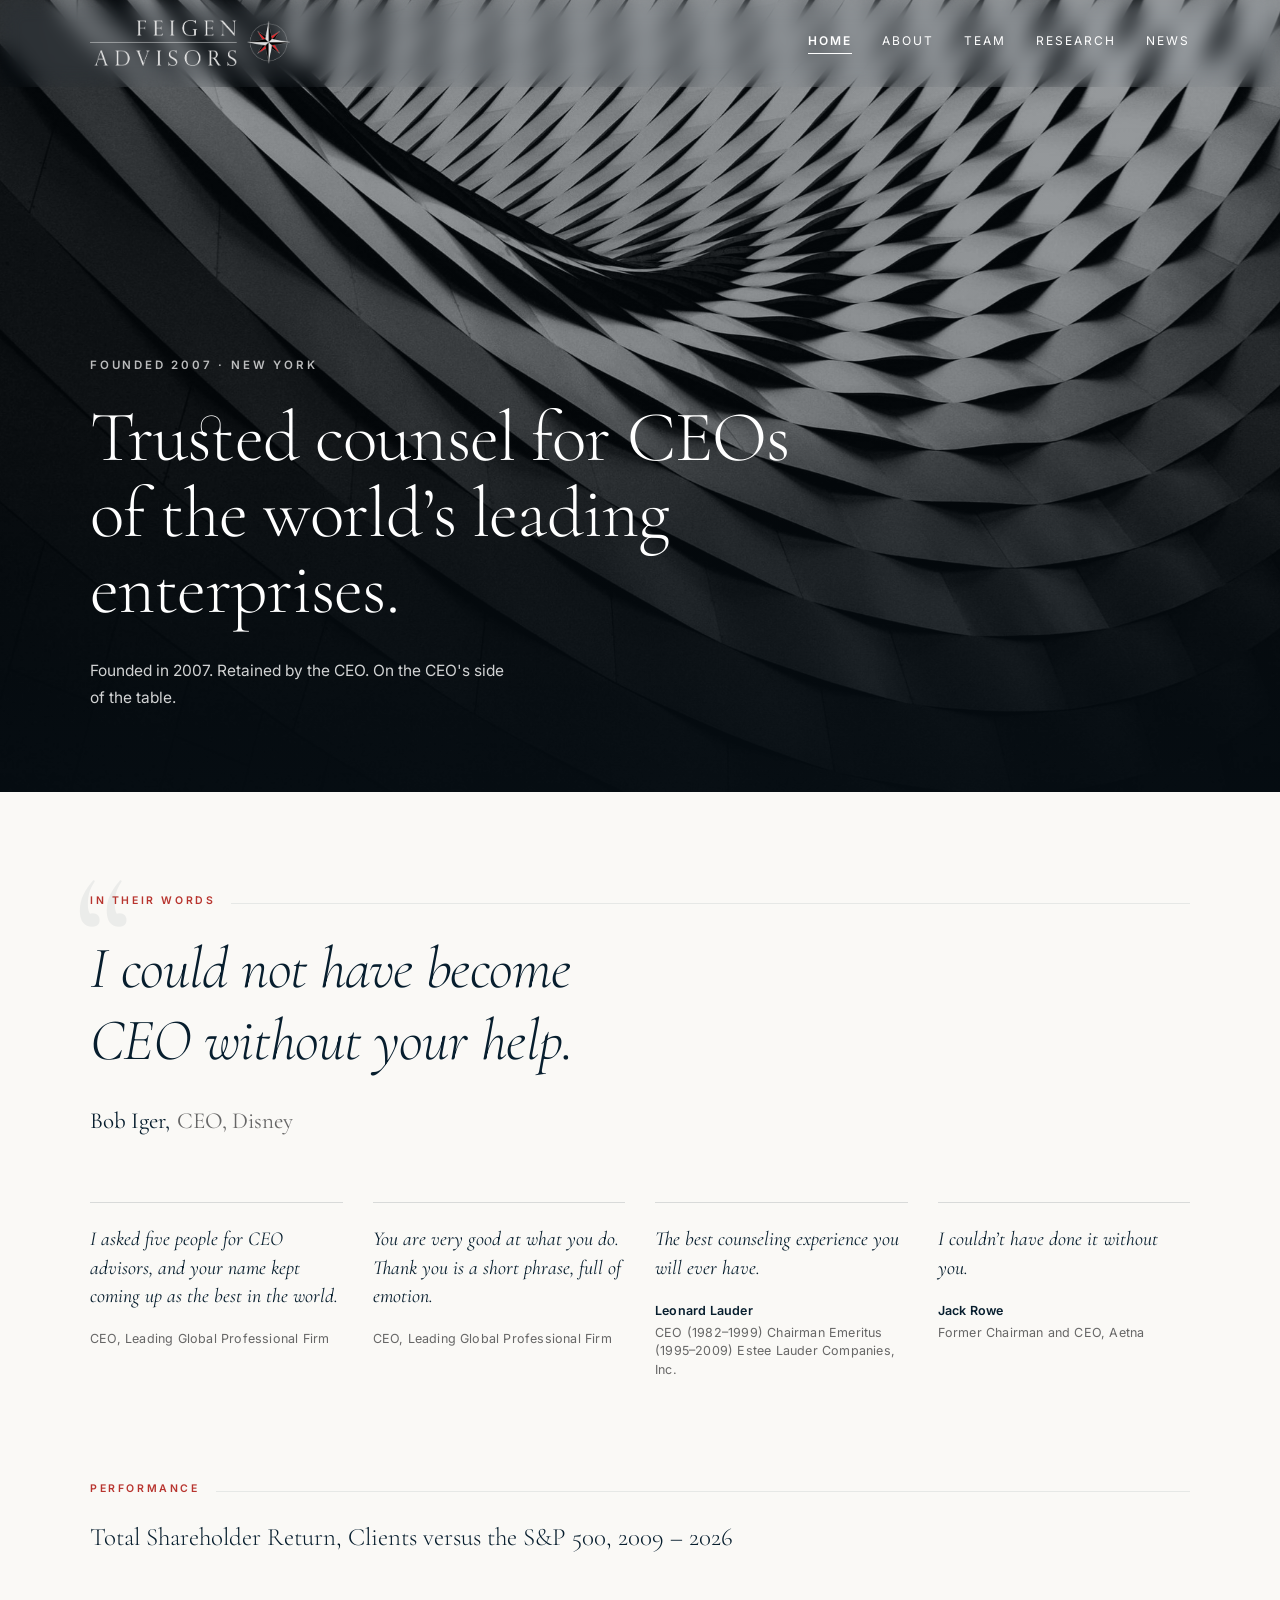
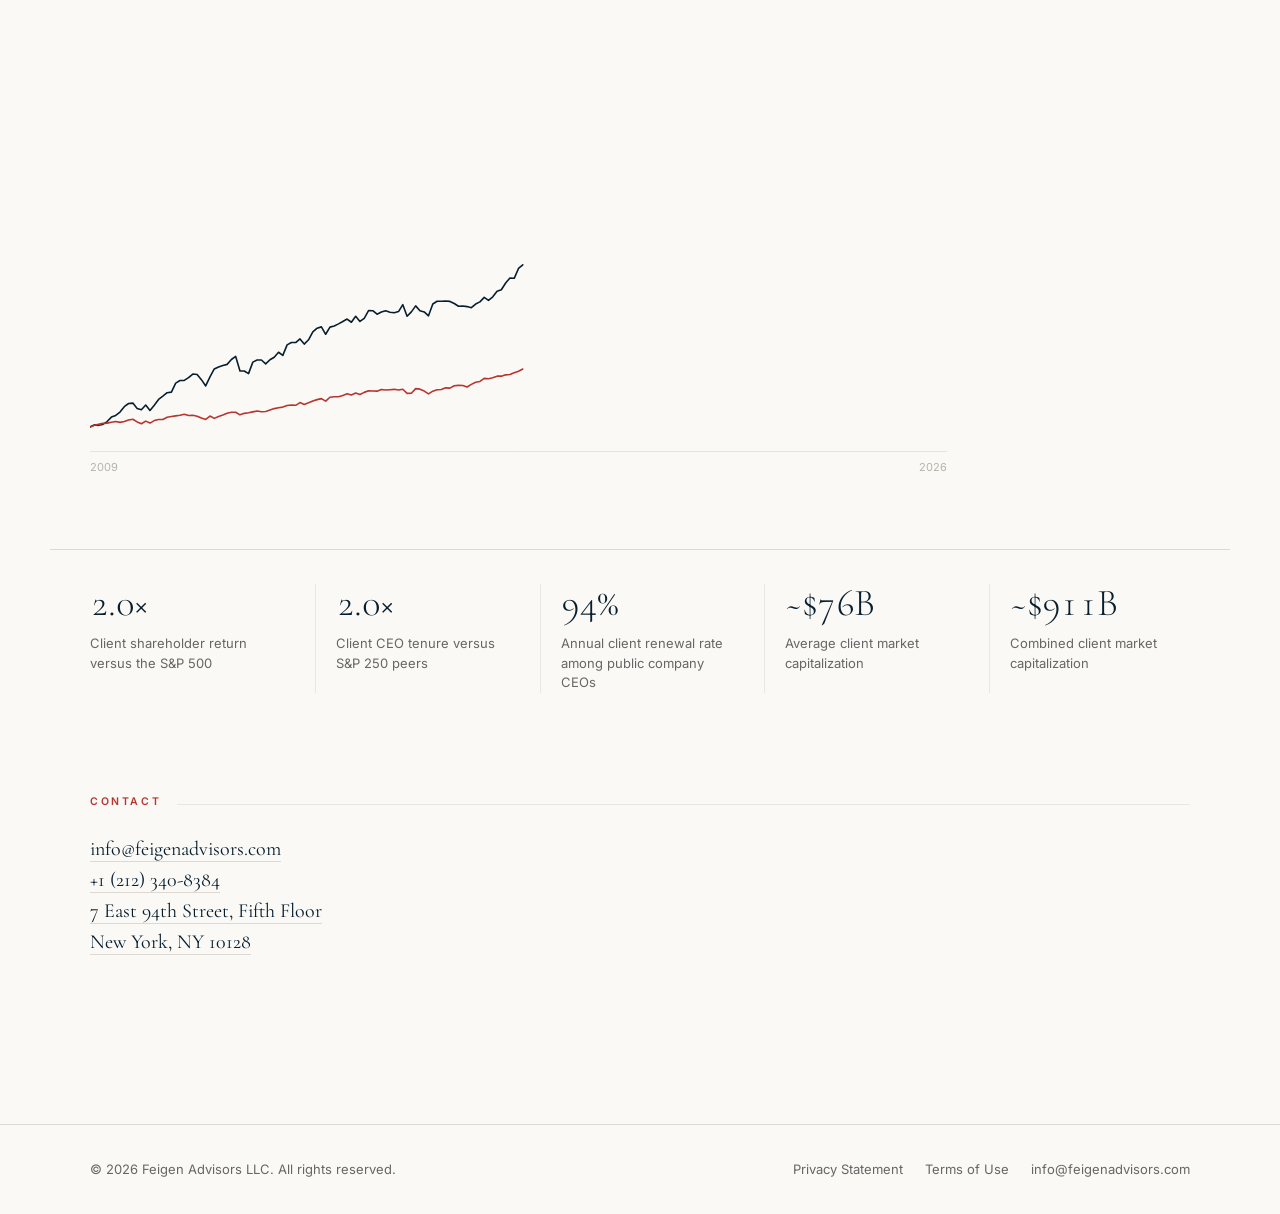
<file: index.html>
<!doctype html>
<html lang="en">
<head>
<meta charset="utf-8">
<meta name="robots" content="noindex, nofollow">
<meta name="viewport" content="width=device-width,initial-scale=1">
<title>Home — Feigen Advisors</title>
<meta name="description" content="Feigen Advisors — the pure-play CEO advisory firm. Retained by the CEO of the world's leading enterprises.">
<link rel="preconnect" href="https://fonts.googleapis.com">
<link rel="preconnect" href="https://fonts.gstatic.com" crossorigin>
<link href="https://fonts.googleapis.com/css2?family=Cormorant+Garamond:ital,wght@0,300;0,400;0,500;1,400&family=Inter:wght@400;500;600&display=swap" rel="stylesheet">
<link rel="stylesheet" href="assets/css/site.css?v=4d853dae">
<link rel="stylesheet" href="assets/css/components.css?v=dbeade32">
</head>
<body>
<header class="site-head">
  <div class="site-head__in">
    <a class="logo" href="index.html" aria-label="Feigen Advisors">
      <img class="logo__light" src="assets/img/logo/lockup-light.png?v=b711af8f" alt="Feigen Advisors">
      <img class="logo__dark" src="assets/img/logo/lockup-dark.png?v=1d22ed79" alt="">
    </a>
    <button class="nav-toggle" aria-label="Menu" aria-expanded="false"><span></span><span></span><span></span></button>
    <nav class="nav"><a href="index.html" aria-current="page">Home</a><a href="about.html">About</a><a href="team.html">Team</a><a href="research.html">Research</a><a href="news.html">News</a></nav>
  </div>
</header>
<main>

<section class="hero-x">
  <div class="hero-x__media"><img src="assets/img/arch/louvres.jpg" alt=""></div>
  <div class="hero-x__in">
    <p class="hero-x__kick">Founded 2007 &middot; New York</p>
    <h1 class="hero-x__title"><span class="hero-x__line"><span>Trusted counsel for CEOs</span></span><span class="hero-x__line"><span>of the world’s leading enterprises.</span></span></h1>
    <p class="hero-x__sub">Founded in 2007. Retained by the CEO. On the CEO's side of the table.</p>
  </div>
</section>

<div class="shead reveal"><b>In their words</b><i></i></div>
<section class="voices">
  <figure class="voices__lead reveal"><blockquote>I could not have become CEO without your help.</blockquote><figcaption><span class="nm">Bob Iger</span><span class="rl">CEO, Disney</span></figcaption></figure>
  <div class="voices__more stagger"><figure class="is-anon"><blockquote>I asked five people for CEO advisors, and your name kept coming up as the best in the world.</blockquote><span class="rl">CEO, Leading Global Professional Firm</span></figure><figure class="is-anon"><blockquote>You are very good at what you do. Thank you is a short phrase, full of emotion.</blockquote><span class="rl">CEO, Leading Global Professional Firm</span></figure><figure><blockquote>The best counseling experience you will ever have.</blockquote><span class="nm">Leonard Lauder</span><span class="rl">CEO (1982–1999) Chairman Emeritus (1995–2009) Estee Lauder Companies, Inc.</span></figure><figure><blockquote>I couldn’t have done it without you.</blockquote><span class="nm">Jack Rowe</span><span class="rl">Former Chairman and CEO, Aetna</span></figure></div>
</section>

<div class="shead reveal"><b>Performance</b><i></i></div>
<h2 class="chart-title reveal">Total Shareholder Return, Clients versus the S&amp;P 500, <span style="white-space:nowrap">2009 &ndash; 2026</span></h2>
<div class="chart-wrap reveal">
  <div class="chart-box"><canvas></canvas><div class="chart-tip"></div></div>
  <div class="chart-legend">
    <span><i style="background:#071e2e"></i>Feigen Advisors Client Index</span>
    <span><i style="background:#B8342E"></i>S&amp;P 500</span>
  </div>
</div>

<div class="stats reveal stagger"><div class="stat"><div class="stat__n">2.1×</div><div class="stat__l">Client shareholder return versus the S&amp;P 500</div></div><div class="stat"><div class="stat__n">2.1×</div><div class="stat__l">Client CEO tenure versus S&amp;P 250 peers</div></div><div class="stat"><div class="stat__n">99%</div><div class="stat__l">Annual client renewal rate among public company CEOs</div></div><div class="stat"><div class="stat__n">~$80B</div><div class="stat__l">Average client market capitalization</div></div><div class="stat"><div class="stat__n">~$960B</div><div class="stat__l">Combined client market capitalization</div></div></div>

<div class="shead reveal"><b>Contact</b><i></i></div>
<div class="wrap contact reveal">
  <p class="contact__line"><a href="mailto:info@feigenadvisors.com">info@feigenadvisors.com</a></p>
  <p class="contact__line"><a href="tel:+12123408384">+1 (212) 340-8384</a></p>
  <p class="contact__line"><a href="https://www.google.com/maps/search/?api=1&amp;query=7%20East%2094th%20Street%2C%20Fifth%20Floor%2C%20New%20York%2C%20NY%2010128" target="_blank" rel="noopener noreferrer">7 East 94th Street, Fifth Floor<br>New York, NY 10128</a></p>
</div>

<script>window.FEIGEN_CHART = {
				data:   [["2009-07-01",10000,10000],["2009-07-31",10878,10709],["2009-08-31",10701,11095],["2009-09-30",11069,11509],["2009-10-29",12281,11621],["2009-11-30",14141,11973],["2009-12-30",14848,12328],["2010-02-01",16246,11933],["2010-03-03",18474,12289],["2010-04-01",19803,12957],["2010-05-03",19969,13236],["2010-06-02",17722,12123],["2010-07-01",17185,11355],["2010-08-02",19160,12459],["2010-08-31",16931,11640],["2010-09-30",19093,12678],["2010-10-29",21491,13161],["2010-11-30",22850,13162],["2010-12-30",24299,14045],["2011-01-31",24552,14375],["2011-03-02",28315,14660],["2011-03-31",29389,14874],["2011-05-02",29462,15287],["2011-06-01",30588,14797],["2011-06-30",32082,14888],["2011-08-01",31917,14525],["2011-08-30",29746,13724],["2011-09-29",27126,13152],["2011-10-28",30929,14586],["2011-11-29",34193,13603],["2011-12-29",35046,14400],["2012-01-31",35674,14982],["2012-03-01",36117,15727],["2012-03-30",38143,16144],["2012-05-01",39418,16133],["2012-05-31",33346,15078],["2012-06-29",33328,15699],["2012-07-31",32256,15917],["2012-08-29",37041,16319],["2012-09-28",37915,16697],["2012-10-31",37946,16388],["2012-11-30",36316,16483],["2013-01-02",38037,17059],["2013-02-01",39103,17671],["2013-03-05",41175,18028],["2013-04-04",39851,18296],["2013-05-03",44238,18955],["2013-06-04",45205,19201],["2013-07-03",45228,19047],["2013-08-02",46741,20181],["2013-09-03",44567,19402],["2013-10-02",46367,20077],["2013-10-31",49682,20842],["2013-12-02",51197,21420],["2014-01-02",51753,21829],["2014-02-03",48663,20774],["2014-03-05",51648,22410],["2014-04-03",52104,22621],["2014-05-05",53010,22596],["2014-06-04",54006,23174],["2014-07-03",55006,23901],["2014-08-04",53680,23367],["2014-09-03",56162,24171],["2014-10-02",54003,23547],["2014-10-31",55323,24441],["2014-12-02",58569,25089],["2015-01-02",58498,25030],["2015-02-03",57028,24955],["2015-03-05",57928,25645],["2015-04-06",58436,25433],["2015-05-05",57876,25566],["2015-06-04",57662,25711],["2015-07-06",58120,25420],["2015-08-04",61014,25746],["2015-09-02",56173,24031],["2015-10-02",58016,24103],["2015-11-02",60513,26017],["2015-12-02",58473,25785],["2016-01-04",57989,24999],["2016-02-03",56358,23787],["2016-03-04",61301,24942],["2016-04-05",62441,25548],["2016-05-04",62448,25653],["2016-06-03",62536,26322],["2016-07-05",62366,26233],["2016-08-03",61505,27213],["2016-09-01",60365,27365],["2016-10-03",60439,27285],["2016-11-01",60205,26689],["2016-12-01",59747,27770],["2017-01-03",61260,28659],["2017-02-02",62163,28990],["2017-03-06",64029,30264],["2017-04-04",62802,30115],["2017-05-04",64267,30527],["2017-06-05",66594,31196],["2017-07-05",67230,31198],["2017-08-03",70021,31747],["2017-09-01",72149,31873],["2017-10-03",71993,32662],["2017-11-01",76095,33274],["2017-12-01",77626,34173],["2018-01-03",75977,35134],["2018-02-02",75082,35813],["2018-03-06",74518,35451],["2018-04-05",75511,34653],["2018-05-04",72883,34701],["2018-06-05",74040,35895],["2018-07-05",74019,35787],["2018-08-03",74849,37185],["2018-09-04",75253,38002],["2018-10-03",74481,38432],["2018-11-01",70444,36040],["2018-12-03",73803,36787],["2019-01-04",68040,33444],["2019-02-05",72646,36206],["2019-03-07",70669,36446],["2019-04-05",73587,38406],["2019-05-07",73951,38333],["2019-06-06",76205,37892],["2019-07-08",78467,39713],["2019-08-06",76679,38500],["2019-09-05",84095,39852],["2019-10-04",83729,39587],["2019-11-04",82132,41322],["2019-12-04",84903,41879],["2020-01-06",85687,43745],["2020-02-05",84884,44984],["2020-03-06",77820,40187],["2020-04-06",65948,36078],["2020-05-06",69900,38622],["2020-06-05",85684,43413],["2020-07-07",81596,42809],["2020-08-05",86195,45337],["2020-09-03",87322,47165],["2020-10-05",88251,46586],["2020-11-03",89385,46088],["2020-12-03",97115,50260],["2021-01-05",98957,51143],["2021-02-04",100470,53184],["2021-03-08",102398,52578],["2021-04-07",112977,56203],["2021-05-06",114941,57928],["2021-06-07",114959,58368],["2021-07-07",115924,60247],["2021-08-05",119149,61279],["2021-09-03",123549,62847],["2021-10-05",122094,60281],["2021-11-03",131094,64693],["2021-12-03",125075,63104],["2022-01-04",133397,66713],["2022-02-03",122683,62369],["2022-03-07",114882,58617],["2022-04-05",121234,63215],["2022-05-05",106855,57976],["2022-06-06",110007,57736],["2022-07-07",106588,54752],["2022-08-05",113174,58208],["2022-09-06",111219,54978],["2022-10-05",109206,53291],["2022-11-03",111284,52449],["2022-12-05",121660,56503],["2023-01-05",122658,53884],["2023-02-06",125800,58226],["2023-03-08",121345,56655],["2023-04-06",121708,58351],["2023-05-08",120373,58865],["2023-06-07",121138,60825],["2023-07-10",126085,62935],["2023-08-08",128908,64264],["2023-09-07",126642,63696],["2023-10-06",121403,61733],["2023-11-06",124301,62600],["2023-12-06",134966,65358],["2024-01-08",141648,68518],["2024-02-07",146922,71908],["2024-03-08",155426,73895],["2024-04-09",156656,75221],["2024-05-08",152730,74944],["2024-06-07",154399,77378],["2024-07-10",149564,81627],["2024-08-08",151520,77115],["2024-09-09",156890,79445],["2024-10-08",163333,83600],["2024-11-06",162299,86240],["2024-12-06",167468,88722],["2025-01-08",159216,86309],["2025-02-10",162531,88547],["2025-03-12",152763,81848],["2025-04-10",152259,77097],["2025-05-12",171457,85598],["2025-06-11",173322,88333],["2025-07-14",180018,92044],["2025-08-12",186570,94712],["2025-09-11",189291,96932],["2025-10-10",182967,96512],["2025-11-10",189393,100697],["2025-12-10",187246,101635],["2026-01-12",191781,103080],["2026-02-11",179526,102620],["2026-02-18",181373,101204]],
				config: {"fadvLabel":"Feigen Advisors Client Index","spLabel":"S&P 500","captionPrefix":"Total Shareholder Return","captionManual":true}			};</script>
</main>
<footer class="site-foot">
  <div class="site-foot__in">
    <span>&copy; 2026 Feigen Advisors LLC. All rights reserved.</span>
    <nav><a href="#">Privacy Statement</a><a href="#">Terms of Use</a><a href="mailto:info@feigenadvisors.com">info@feigenadvisors.com</a></nav>
  </div>
</footer>
<script src="assets/js/site.js?v=30e72dc1"></script>
<script src="assets/js/components.js?v=aa709afd"></script>
</body>
</html>
</file>
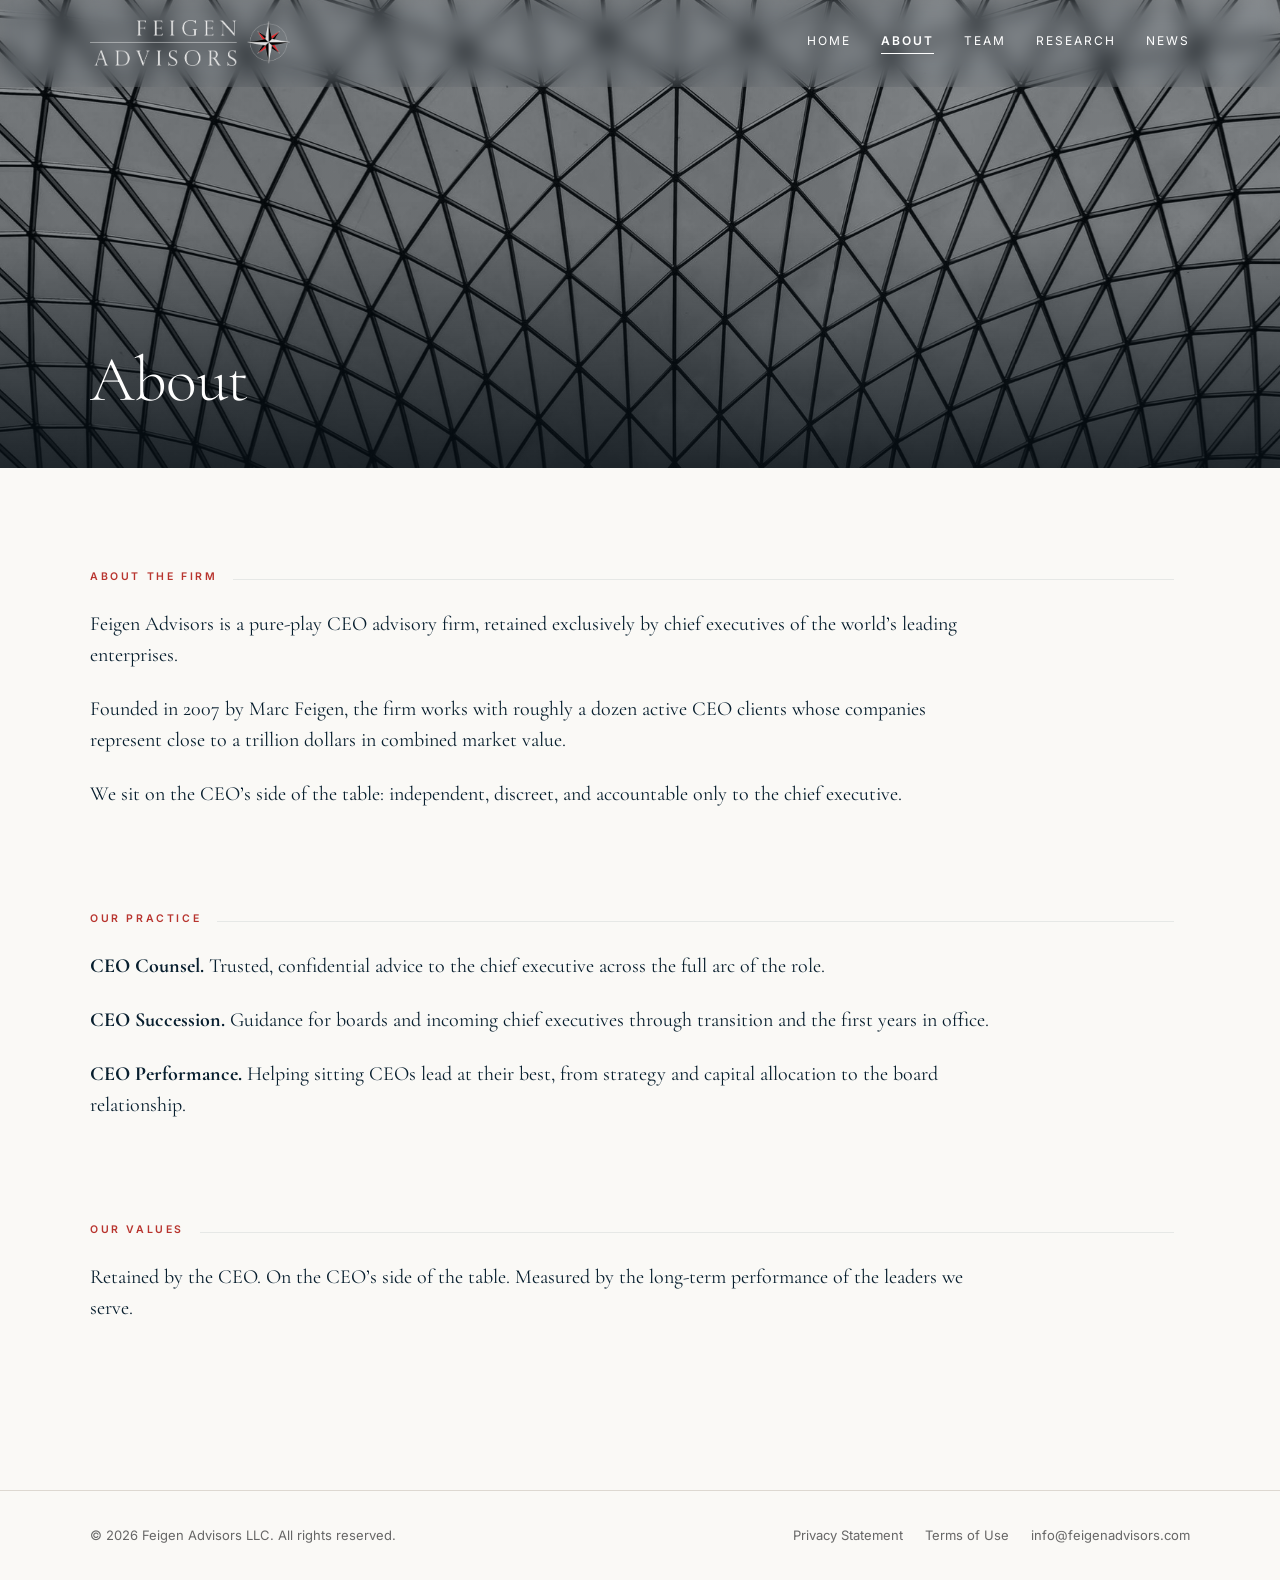
<file: about.html>
<!doctype html>
<html lang="en">
<head>
<meta charset="utf-8">
<meta name="robots" content="noindex, nofollow">
<meta name="viewport" content="width=device-width,initial-scale=1">
<title>About — Feigen Advisors</title>
<meta name="description" content="Feigen Advisors — the pure-play CEO advisory firm. Retained by the CEO of the world's leading enterprises.">
<link rel="preconnect" href="https://fonts.googleapis.com">
<link rel="preconnect" href="https://fonts.gstatic.com" crossorigin>
<link href="https://fonts.googleapis.com/css2?family=Cormorant+Garamond:ital,wght@0,300;0,400;0,500;1,400&family=Inter:wght@400;500;600&display=swap" rel="stylesheet">
<link rel="stylesheet" href="assets/css/site.css?v=4d853dae">
<link rel="stylesheet" href="assets/css/components.css?v=dbeade32">
</head>
<body>
<header class="site-head">
  <div class="site-head__in">
    <a class="logo" href="index.html" aria-label="Feigen Advisors">
      <img class="logo__light" src="assets/img/logo/lockup-light.png?v=b711af8f" alt="Feigen Advisors">
      <img class="logo__dark" src="assets/img/logo/lockup-dark.png?v=1d22ed79" alt="">
    </a>
    <button class="nav-toggle" aria-label="Menu" aria-expanded="false"><span></span><span></span><span></span></button>
    <nav class="nav"><a href="index.html">Home</a><a href="about.html" aria-current="page">About</a><a href="team.html">Team</a><a href="research.html">Research</a><a href="news.html">News</a></nav>
  </div>
</header>
<main>
<section class="phero">
  <div class="phero__media"><img src="assets/img/arch/ph-about.jpg?v=35c79138" alt=""></div>
  <div class="phero__in">
    <h1 class="phero__title"><span>About</span></h1>
    
  </div>
</section>
<div class="shead reveal"><b>About the Firm</b><i></i><span></span></div><div class="wrap reveal"><p class="prose">Feigen Advisors is a pure-play CEO advisory firm, retained exclusively by chief executives of the world’s leading enterprises.</p><p class="prose">Founded in 2007 by Marc Feigen, the firm works with roughly a dozen active CEO clients whose companies represent close to a trillion dollars in combined market value.</p><p class="prose">We sit on the CEO’s side of the table: independent, discreet, and accountable only to the chief executive.</p></div><div class="shead reveal"><b>Our Practice</b><i></i><span></span></div><div class="wrap reveal"><p class="prose"><strong>CEO Counsel.</strong> Trusted, confidential advice to the chief executive across the full arc of the role.</p><p class="prose"><strong>CEO Succession.</strong> Guidance for boards and incoming chief executives through transition and the first years in office.</p><p class="prose"><strong>CEO Performance.</strong> Helping sitting CEOs lead at their best, from strategy and capital allocation to the board relationship.</p></div><div class="shead reveal"><b>Our Values</b><i></i><span></span></div><div class="wrap reveal"><p class="prose">Retained by the CEO. On the CEO’s side of the table. Measured by the long-term performance of the leaders we serve.</p></div></main>
<footer class="site-foot">
  <div class="site-foot__in">
    <span>&copy; 2026 Feigen Advisors LLC. All rights reserved.</span>
    <nav><a href="#">Privacy Statement</a><a href="#">Terms of Use</a><a href="mailto:info@feigenadvisors.com">info@feigenadvisors.com</a></nav>
  </div>
</footer>
<script src="assets/js/site.js?v=30e72dc1"></script>
<script src="assets/js/components.js?v=aa709afd"></script>
</body>
</html>
</file>
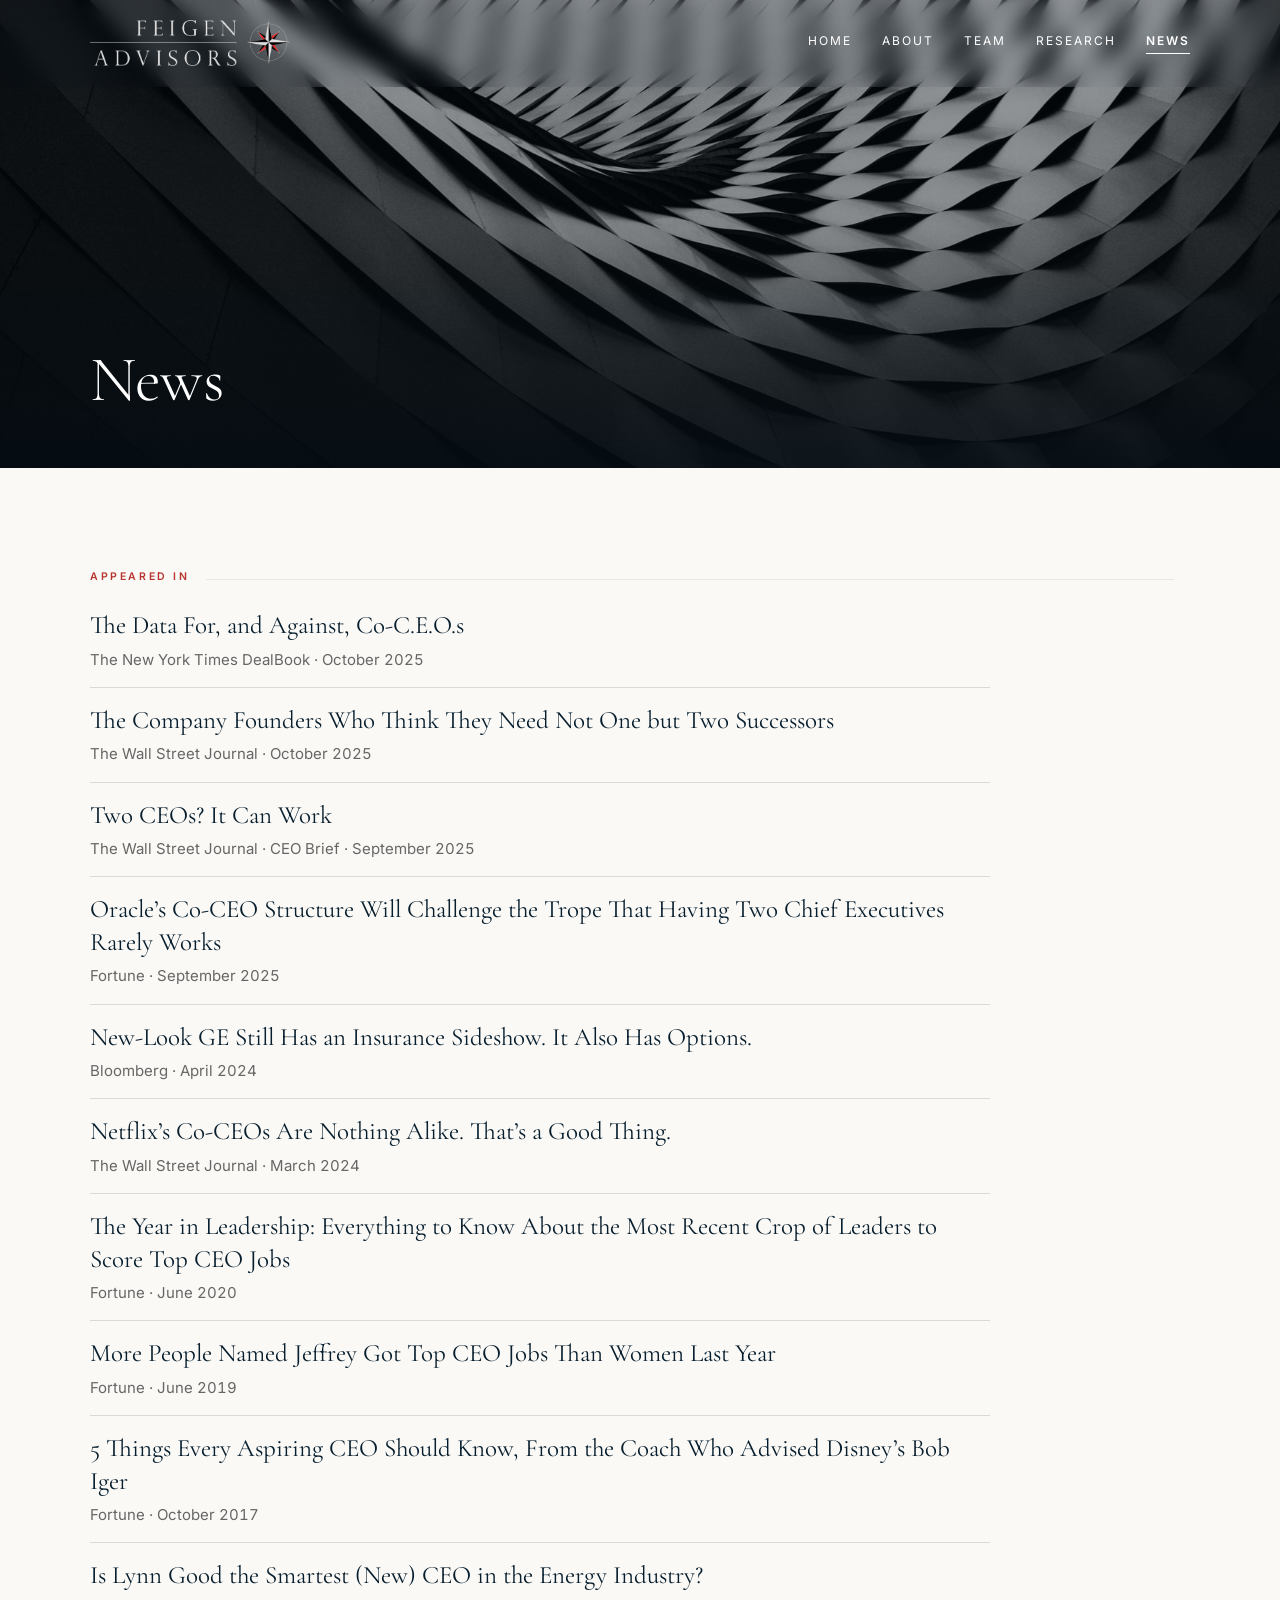
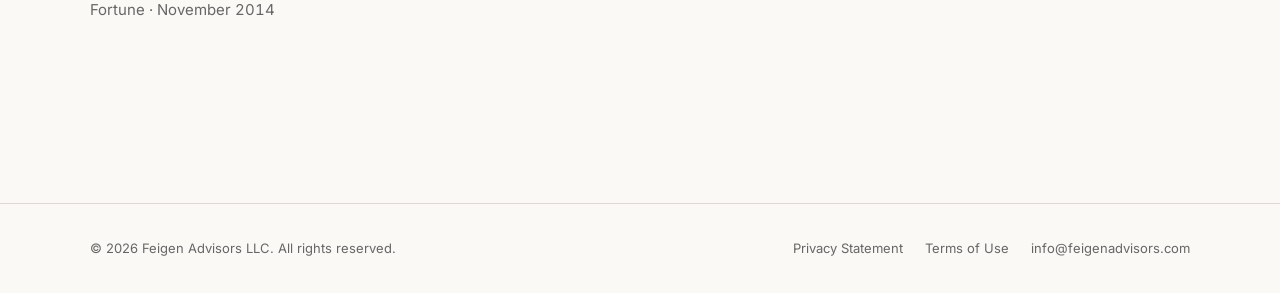
<file: news.html>
<!doctype html>
<html lang="en">
<head>
<meta charset="utf-8">
<meta name="robots" content="noindex, nofollow">
<meta name="viewport" content="width=device-width,initial-scale=1">
<title>News — Feigen Advisors</title>
<meta name="description" content="Feigen Advisors — the pure-play CEO advisory firm. Retained by the CEO of the world's leading enterprises.">
<link rel="preconnect" href="https://fonts.googleapis.com">
<link rel="preconnect" href="https://fonts.gstatic.com" crossorigin>
<link href="https://fonts.googleapis.com/css2?family=Cormorant+Garamond:ital,wght@0,300;0,400;0,500;1,400&family=Inter:wght@400;500;600&display=swap" rel="stylesheet">
<link rel="stylesheet" href="assets/css/site.css?v=4d853dae">
<link rel="stylesheet" href="assets/css/components.css?v=dbeade32">
</head>
<body>
<header class="site-head">
  <div class="site-head__in">
    <a class="logo" href="index.html" aria-label="Feigen Advisors">
      <img class="logo__light" src="assets/img/logo/lockup-light.png?v=b711af8f" alt="Feigen Advisors">
      <img class="logo__dark" src="assets/img/logo/lockup-dark.png?v=1d22ed79" alt="">
    </a>
    <button class="nav-toggle" aria-label="Menu" aria-expanded="false"><span></span><span></span><span></span></button>
    <nav class="nav"><a href="index.html">Home</a><a href="about.html">About</a><a href="team.html">Team</a><a href="research.html">Research</a><a href="news.html" aria-current="page">News</a></nav>
  </div>
</header>
<main>
<section class="phero">
  <div class="phero__media"><img src="assets/img/arch/ph-news.jpg?v=c6861161" alt=""></div>
  <div class="phero__in">
    <h1 class="phero__title"><span>News</span></h1>
    
  </div>
</section>
<div class="shead reveal"><b>Appeared In</b><i></i><span></span></div><div class="wrap reveal"><ul class="items stagger"><li class="item"><a href="#" target="_blank" rel="noopener noreferrer" style="width:100%"><div class="item__title">The Data For, and Against, Co-C.E.O.s</div><div class="item__src">The New York Times DealBook &middot; October 2025</div></a></li><li class="item"><a href="#" target="_blank" rel="noopener noreferrer" style="width:100%"><div class="item__title">The Company Founders Who Think They Need Not One but Two Successors</div><div class="item__src">The Wall Street Journal &middot; October 2025</div></a></li><li class="item"><a href="#" target="_blank" rel="noopener noreferrer" style="width:100%"><div class="item__title">Two CEOs? It Can Work</div><div class="item__src">The Wall Street Journal · CEO Brief &middot; September 2025</div></a></li><li class="item"><a href="https://fortune.com/2025/09/23/oracles-co-ceo-structure-will-challenge-the-trope-that-having-two-chief-executives-rarely-works/" target="_blank" rel="noopener noreferrer" style="width:100%"><div class="item__title">Oracle’s Co-CEO Structure Will Challenge the Trope That Having Two Chief Executives Rarely Works</div><div class="item__src">Fortune &middot; September 2025</div></a></li><li class="item"><a href="https://www.bloomberg.com/news/newsletters/2024-04-05/why-ge-aerospace-insurance-still-remain-together-after-breakup" target="_blank" rel="noopener noreferrer" style="width:100%"><div class="item__title">New-Look GE Still Has an Insurance Sideshow. It Also Has Options.</div><div class="item__src">Bloomberg &middot; April 2024</div></a></li><li class="item"><a href="https://www.wsj.com/business/media/netflixs-co-ceos-are-nothing-alike-thats-a-good-thing" target="_blank" rel="noopener noreferrer" style="width:100%"><div class="item__title">Netflix’s Co-CEOs Are Nothing Alike. That’s a Good Thing.</div><div class="item__src">The Wall Street Journal &middot; March 2024</div></a></li><li class="item"><a href="https://fortune.com/2020/06/04/leadership-lessons-2020-ceos-boards-female-leaders-global-experience/" target="_blank" rel="noopener noreferrer" style="width:100%"><div class="item__title">The Year in Leadership: Everything to Know About the Most Recent Crop of Leaders to Score Top CEO Jobs</div><div class="item__src">Fortune &middot; June 2020</div></a></li><li class="item"><a href="https://fortune.com/2019/06/27/more-people-named-jeffrey-got-top-ceo-jobs-than-women-last-year/" target="_blank" rel="noopener noreferrer" style="width:100%"><div class="item__title">More People Named Jeffrey Got Top CEO Jobs Than Women Last Year</div><div class="item__src">Fortune &middot; June 2019</div></a></li><li class="item"><a href="https://fortune.com/2017/10/25/management-marc-feigen-ceos/" target="_blank" rel="noopener noreferrer" style="width:100%"><div class="item__title">5 Things Every Aspiring CEO Should Know, From the Coach Who Advised Disney’s Bob Iger</div><div class="item__src">Fortune &middot; October 2017</div></a></li><li class="item"><a href="https://fortune.com/2014/11/08/is-lynn-good-the-smartest-new-ceo-in-the-energy-industry/" target="_blank" rel="noopener noreferrer" style="width:100%"><div class="item__title">Is Lynn Good the Smartest (New) CEO in the Energy Industry?</div><div class="item__src">Fortune &middot; November 2014</div></a></li></ul></div></main>
<footer class="site-foot">
  <div class="site-foot__in">
    <span>&copy; 2026 Feigen Advisors LLC. All rights reserved.</span>
    <nav><a href="#">Privacy Statement</a><a href="#">Terms of Use</a><a href="mailto:info@feigenadvisors.com">info@feigenadvisors.com</a></nav>
  </div>
</footer>
<script src="assets/js/site.js?v=30e72dc1"></script>
<script src="assets/js/components.js?v=aa709afd"></script>
</body>
</html>
</file>
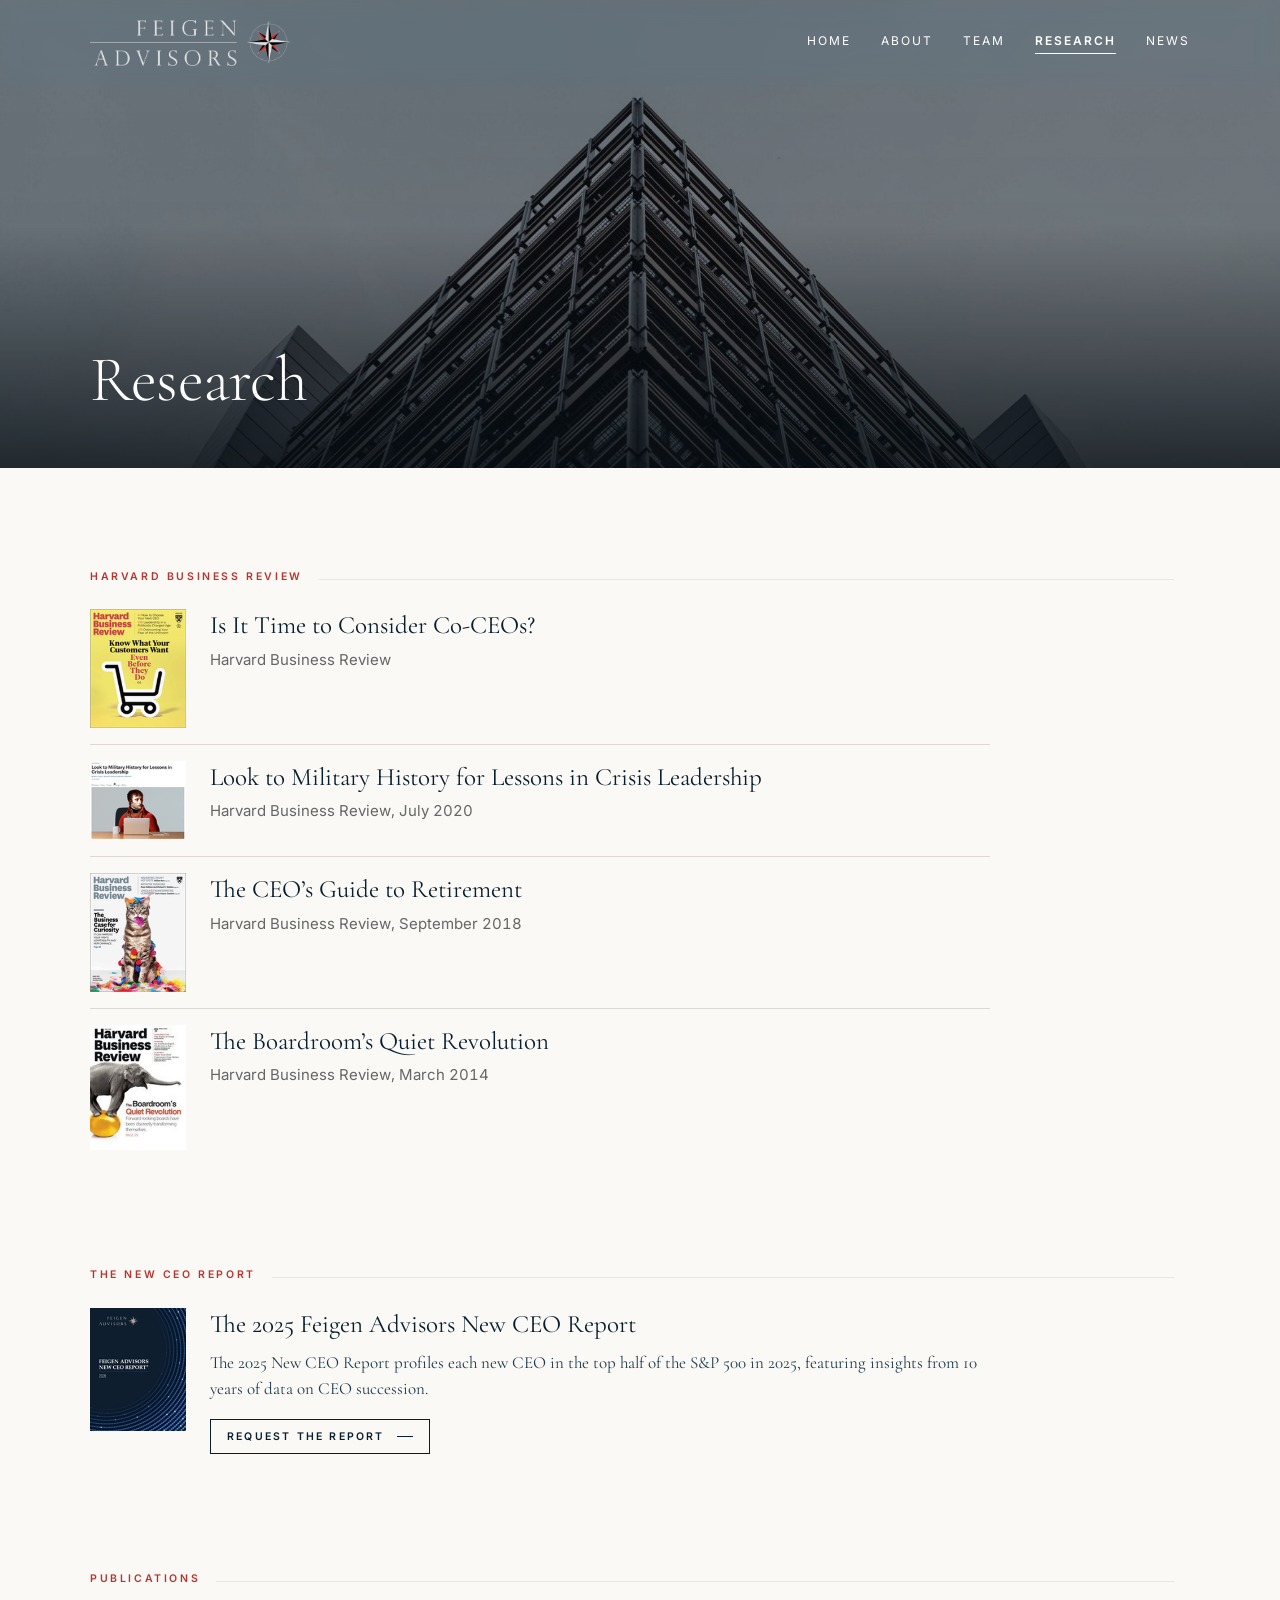
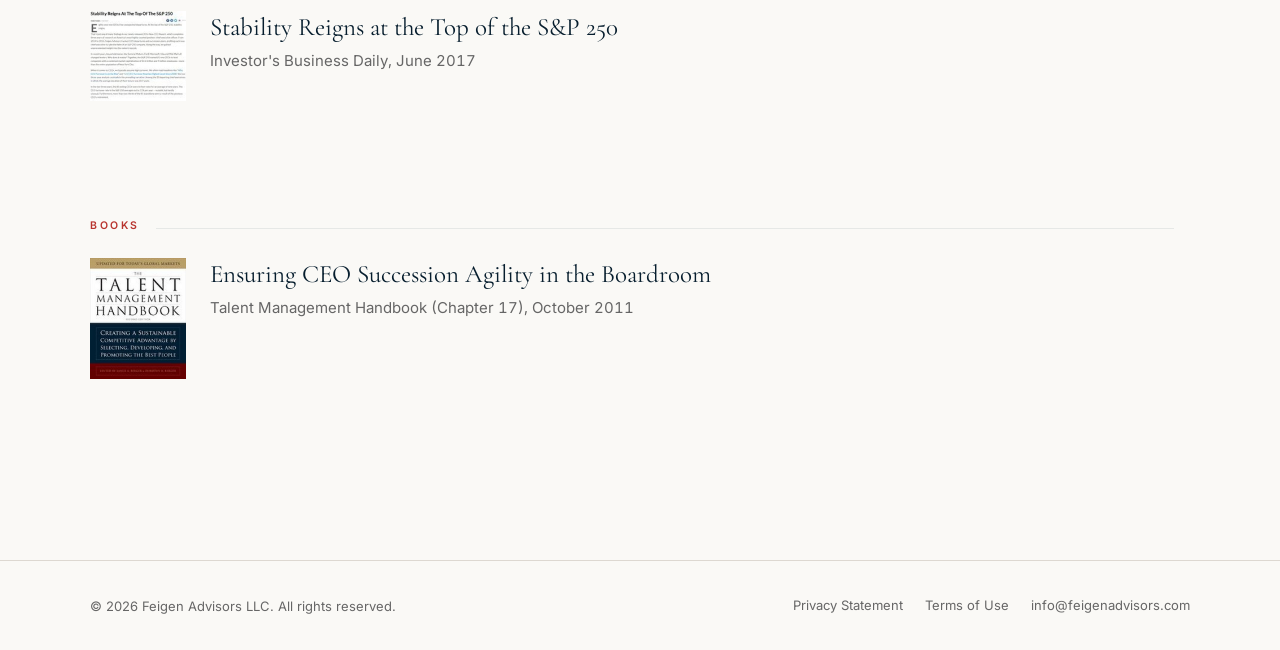
<file: research.html>
<!doctype html>
<html lang="en">
<head>
<meta charset="utf-8">
<meta name="robots" content="noindex, nofollow">
<meta name="viewport" content="width=device-width,initial-scale=1">
<title>Research — Feigen Advisors</title>
<meta name="description" content="Feigen Advisors — the pure-play CEO advisory firm. Retained by the CEO of the world's leading enterprises.">
<link rel="preconnect" href="https://fonts.googleapis.com">
<link rel="preconnect" href="https://fonts.gstatic.com" crossorigin>
<link href="https://fonts.googleapis.com/css2?family=Cormorant+Garamond:ital,wght@0,300;0,400;0,500;1,400&family=Inter:wght@400;500;600&display=swap" rel="stylesheet">
<link rel="stylesheet" href="assets/css/site.css?v=4d853dae">
<link rel="stylesheet" href="assets/css/components.css?v=dbeade32">
</head>
<body>
<header class="site-head">
  <div class="site-head__in">
    <a class="logo" href="index.html" aria-label="Feigen Advisors">
      <img class="logo__light" src="assets/img/logo/lockup-light.png?v=b711af8f" alt="Feigen Advisors">
      <img class="logo__dark" src="assets/img/logo/lockup-dark.png?v=1d22ed79" alt="">
    </a>
    <button class="nav-toggle" aria-label="Menu" aria-expanded="false"><span></span><span></span><span></span></button>
    <nav class="nav"><a href="index.html">Home</a><a href="about.html">About</a><a href="team.html">Team</a><a href="research.html" aria-current="page">Research</a><a href="news.html">News</a></nav>
  </div>
</header>
<main>
<section class="phero">
  <div class="phero__media"><img src="assets/img/arch/ph-research.jpg?v=ef6772a0" alt=""></div>
  <div class="phero__in">
    <h1 class="phero__title"><span>Research</span></h1>
    
  </div>
</section>
<div class="shead reveal"><b>Harvard Business Review</b><i></i><span></span></div><div class="wrap reveal"><ul class="items stagger"><li class="item"><a href="https://hbr.org/2022/07/is-it-time-to-consider-co-ceos" target="_blank" rel="noopener noreferrer" style="display:flex;gap:24px;align-items:flex-start;width:100%"><div class="item__cover"><img src="assets/img/covers/hbr-july-august-2022-cover.jpg" alt=""></div><div><div class="item__title">Is It Time to Consider Co-CEOs?</div><div class="item__src">Harvard Business Review</div></div></a></li><li class="item"><a href="https://hbr.org/2020/07/look-to-military-history-for-lessons-in-crisis-leadership" target="_blank" rel="noopener noreferrer" style="display:flex;gap:24px;align-items:flex-start;width:100%"><div class="item__cover"><img src="assets/img/covers/hbr-cover-july-2020.jpg" alt=""></div><div><div class="item__title">Look to Military History for Lessons in Crisis Leadership</div><div class="item__src">Harvard Business Review, July 2020</div></div></a></li><li class="item"><a href="https://hbr.org/2018/09/the-ceos-guide-to-retirement" target="_blank" rel="noopener noreferrer" style="display:flex;gap:24px;align-items:flex-start;width:100%"><div class="item__cover"><img src="assets/img/covers/hbr-sept-2018-cover.jpg" alt=""></div><div><div class="item__title">The CEO’s Guide to Retirement</div><div class="item__src">Harvard Business Review, September 2018</div></div></a></li><li class="item"><a href="https://hbr.org/2014/03/the-boardrooms-quiet-revolution/ar/1" target="_blank" rel="noopener noreferrer" style="display:flex;gap:24px;align-items:flex-start;width:100%"><div class="item__cover"><img src="assets/img/covers/hbr-cover-march-2014-mf-article-cover.jpg" alt=""></div><div><div class="item__title">The Boardroom’s Quiet Revolution</div><div class="item__src">Harvard Business Review, March 2014</div></div></a></li></ul></div><div class="shead reveal"><b>The New CEO Report</b><i></i><span></span></div><div class="wrap reveal"><ul class="items stagger"><li class="item"><div style="display:flex;gap:24px;align-items:flex-start;width:100%"><div class="item__cover"><img src="assets/img/covers/2025-ncr-cover.jpg" alt=""></div><div><div class="item__title">The 2025 Feigen Advisors New CEO Report</div><div class="item__desc">The 2025 New CEO Report profiles each new CEO in the top half of the S&amp;P 500 in 2025, featuring insights from 10 years of data on CEO succession.</div><button class="btn btn--sm" data-report="The 2025 Feigen Advisors New CEO Report">Request the report <i></i></button></div></div></li></ul></div><div class="shead reveal"><b>Publications</b><i></i><span></span></div><div class="wrap reveal"><ul class="items stagger"><li class="item"><a href="http://www.investors.com/politics/commentary/stability-reigns-at-the-top-of-the-sp-250/" target="_blank" rel="noopener noreferrer" style="display:flex;gap:24px;align-items:flex-start;width:100%"><div class="item__cover"><img src="assets/img/covers/stability-reigns-at-the-top.jpg" alt=""></div><div><div class="item__title">Stability Reigns at the Top of the S&amp;P 250</div><div class="item__src">Investor's Business Daily, June 2017</div></div></a></li></ul></div><div class="shead reveal"><b>Books</b><i></i><span></span></div><div class="wrap reveal"><ul class="items stagger"><li class="item"><a href="http://denniscarey.com/publications/Talent%20Management%20Handbook%202010.pdf" target="_blank" rel="noopener noreferrer" style="display:flex;gap:24px;align-items:flex-start;width:100%"><div class="item__cover"><img src="assets/img/covers/talent-management-handbook-2011.jpg" alt=""></div><div><div class="item__title">Ensuring CEO Succession Agility in the Boardroom</div><div class="item__src">Talent Management Handbook (Chapter 17), October 2011</div></div></a></li></ul></div>
<div class="rq" id="rq" hidden>
  <div class="rq__scrim" data-rq-close></div>
  <div class="rq__panel" role="dialog" aria-modal="true" aria-labelledby="rq-title">
    <button class="rq__x" data-rq-close aria-label="Close">&times;</button>
    <p class="rq__kick">The New CEO Report</p>
    <h2 class="rq__title" id="rq-title">Request the report</h2>
    <p class="rq__sub">Please share your details and we will send the report straight through.</p>
    <form class="rq__form" novalidate>
      <label>Email <span aria-hidden="true">*</span><input type="email" name="email" required autocomplete="email"></label>
      <label>Name<input type="text" name="name" autocomplete="name"></label>
      <label>Company<input type="text" name="company" autocomplete="organization"></label>
      <label class="rq__check"><input type="checkbox" name="consent" value="1">
        <span>I agree to receive future communications from Feigen Advisors.</span></label>
      <p class="rq__err" hidden>Please enter a valid email address.</p>
      <button class="btn" type="submit">Send me the report <i></i></button>
      <p class="rq__fine">Your information is handled per our Privacy Statement.</p>
    </form>
    <div class="rq__done" hidden>
      <h2 class="rq__title">Thank you.</h2>
      <p class="rq__sub">The report is on its way to your inbox.</p>
    </div>
  </div>
</div>
</main>
<footer class="site-foot">
  <div class="site-foot__in">
    <span>&copy; 2026 Feigen Advisors LLC. All rights reserved.</span>
    <nav><a href="#">Privacy Statement</a><a href="#">Terms of Use</a><a href="mailto:info@feigenadvisors.com">info@feigenadvisors.com</a></nav>
  </div>
</footer>
<script src="assets/js/site.js?v=30e72dc1"></script>
<script src="assets/js/components.js?v=aa709afd"></script>
</body>
</html>
</file>
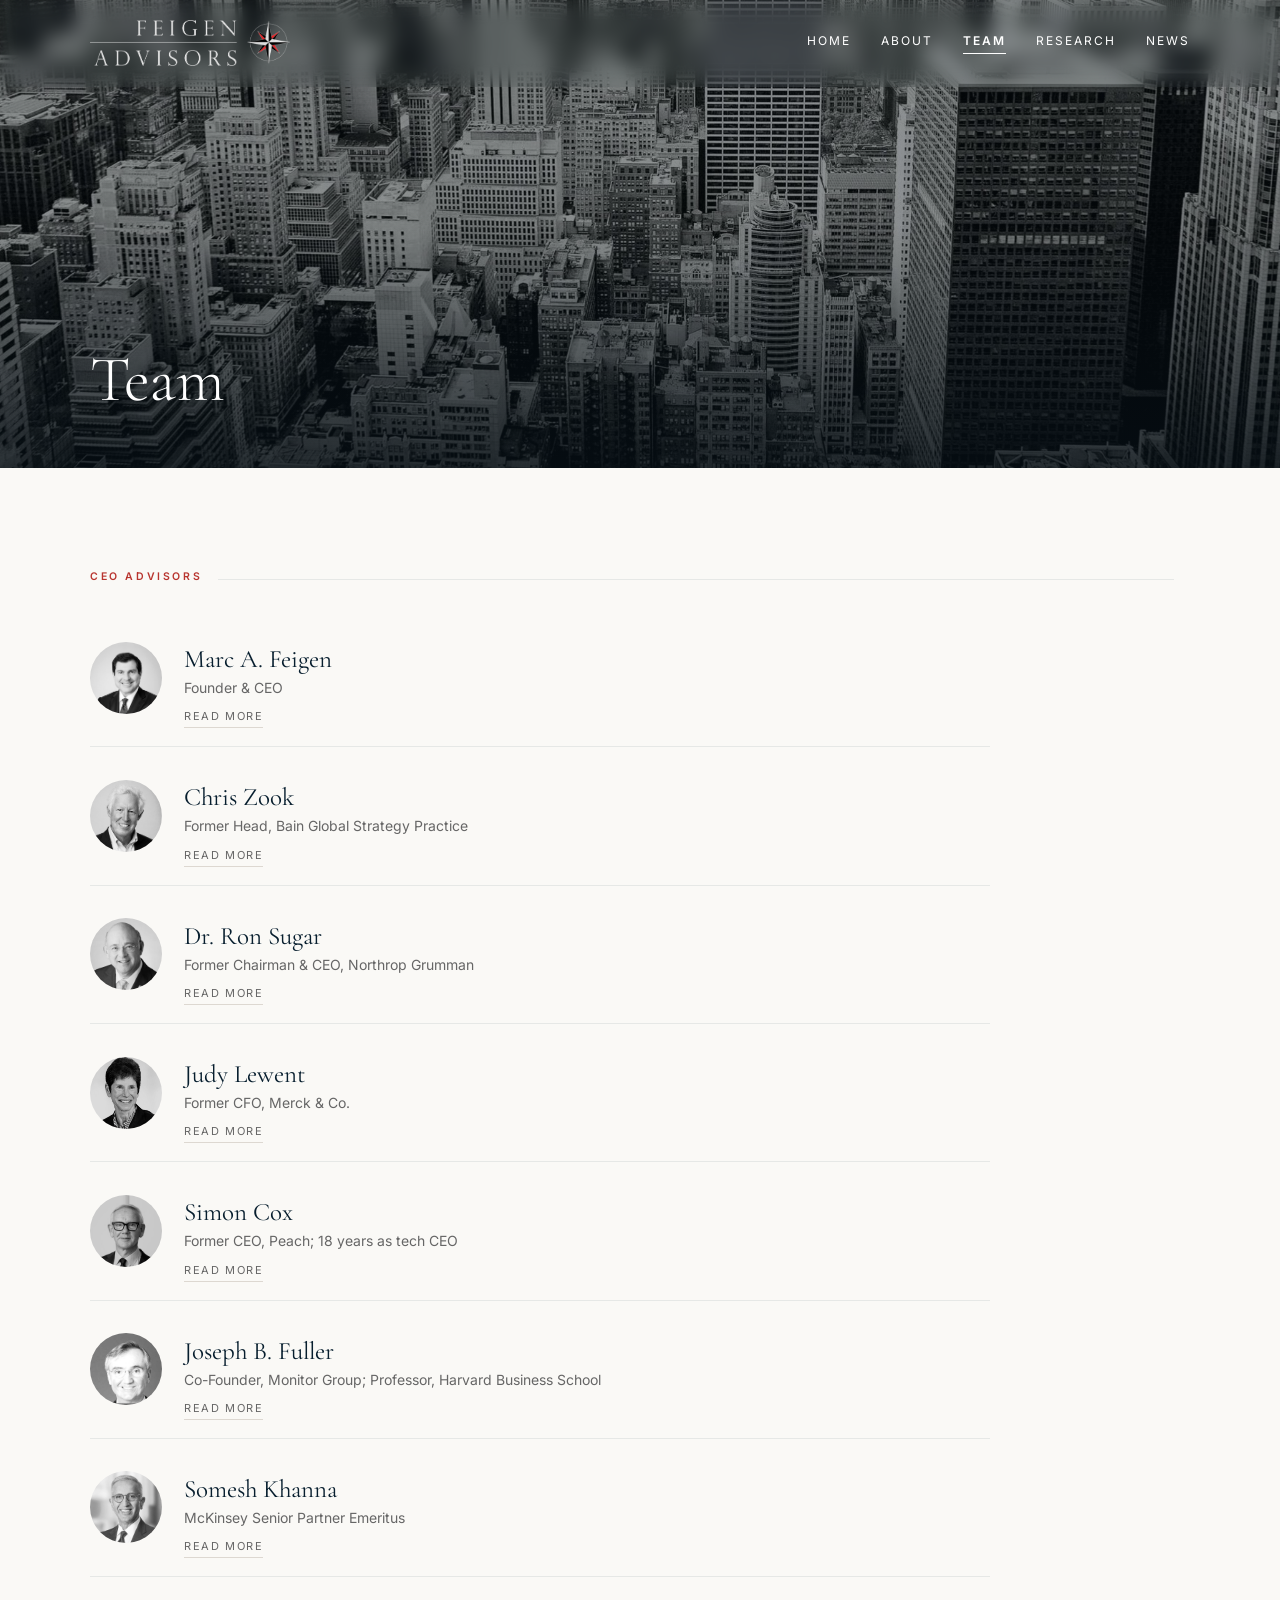
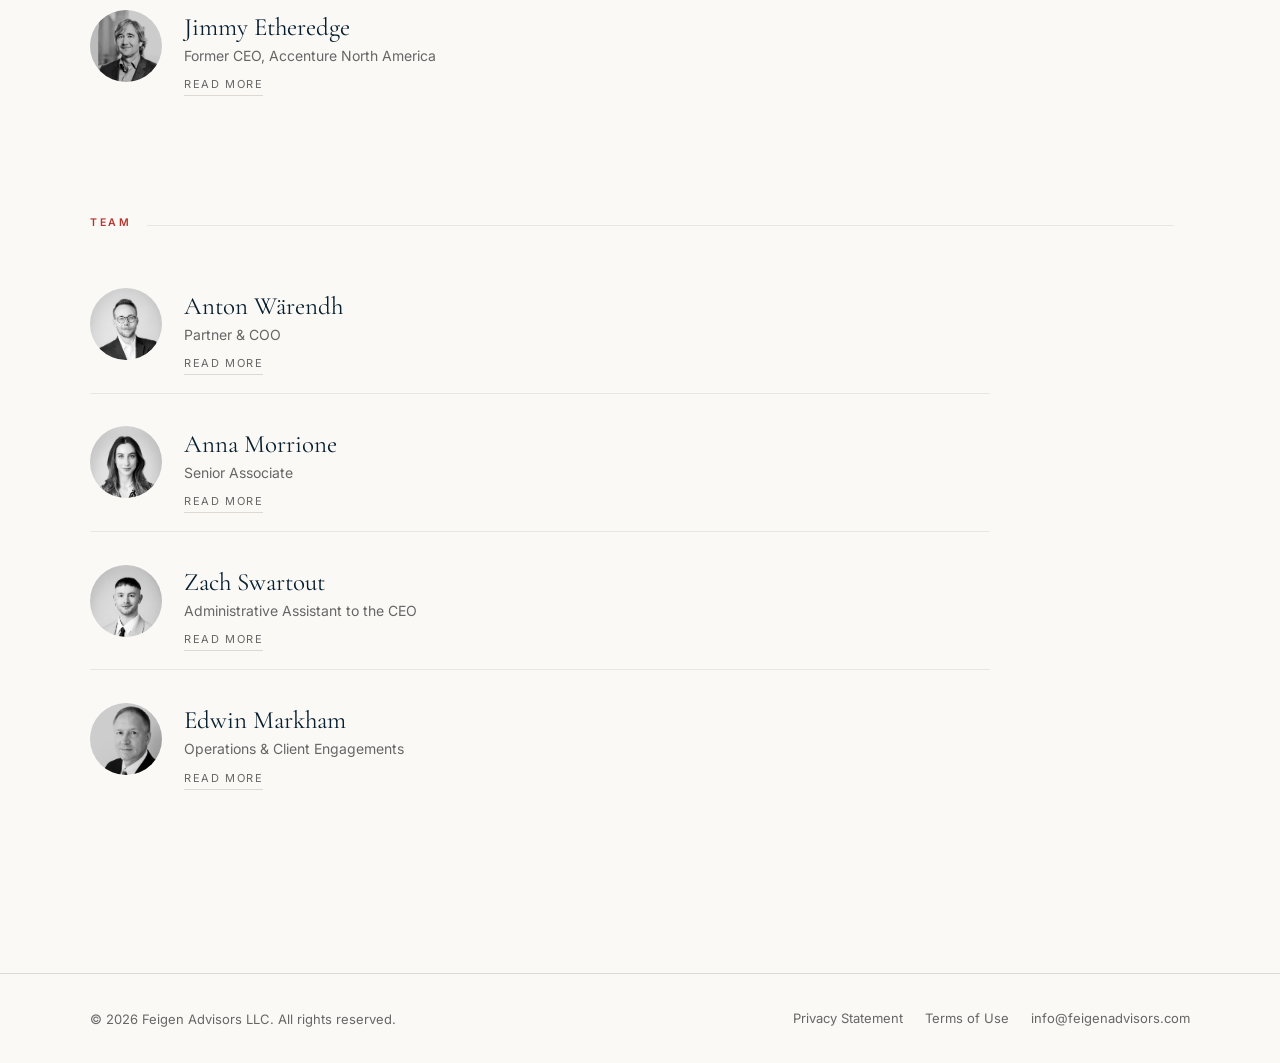
<file: team.html>
<!doctype html>
<html lang="en">
<head>
<meta charset="utf-8">
<meta name="robots" content="noindex, nofollow">
<meta name="viewport" content="width=device-width,initial-scale=1">
<title>Team — Feigen Advisors</title>
<meta name="description" content="Feigen Advisors — the pure-play CEO advisory firm. Retained by the CEO of the world's leading enterprises.">
<link rel="preconnect" href="https://fonts.googleapis.com">
<link rel="preconnect" href="https://fonts.gstatic.com" crossorigin>
<link href="https://fonts.googleapis.com/css2?family=Cormorant+Garamond:ital,wght@0,300;0,400;0,500;1,400&family=Inter:wght@400;500;600&display=swap" rel="stylesheet">
<link rel="stylesheet" href="assets/css/site.css?v=4d853dae">
<link rel="stylesheet" href="assets/css/components.css?v=dbeade32">
</head>
<body>
<header class="site-head">
  <div class="site-head__in">
    <a class="logo" href="index.html" aria-label="Feigen Advisors">
      <img class="logo__light" src="assets/img/logo/lockup-light.png?v=b711af8f" alt="Feigen Advisors">
      <img class="logo__dark" src="assets/img/logo/lockup-dark.png?v=1d22ed79" alt="">
    </a>
    <button class="nav-toggle" aria-label="Menu" aria-expanded="false"><span></span><span></span><span></span></button>
    <nav class="nav"><a href="index.html">Home</a><a href="about.html">About</a><a href="team.html" aria-current="page">Team</a><a href="research.html">Research</a><a href="news.html">News</a></nav>
  </div>
</header>
<main>
<section class="phero">
  <div class="phero__media"><img src="assets/img/arch/ph-team.jpg?v=ecb5dd0c" alt=""></div>
  <div class="phero__in">
    <h1 class="phero__title"><span>Team</span></h1>
    
  </div>
</section>
<div class="shead reveal"><b>CEO Advisors</b><i></i><span></span></div><div class="wrap reveal"><div class="roster"><div class="tm">
  <button class="tm__btn" aria-expanded="false">
    <img class="tm__photo" src="assets/img/portraits-round/marc-feigen.jpg?v=ece64a2f" alt="Marc A. Feigen">
    <span class="tm__text">
      <span class="tm__name">Marc A. Feigen</span>
      <span class="tm__role">Founder &amp; CEO</span>
      <span class="tm__more" data-more="Read more" data-less="Read less">Read more</span>
    </span>
  </button>
  <div class="tm__bio"><div class="tm__links"><a href="https://en.wikipedia.org/wiki/Marc_Feigen" target="_blank" rel="noopener noreferrer">Wikipedia</a></div><p>Called by <i>Fortune Magazine</i> America&#8217;s leading advisor for the new CEO, Marc’s CEO clients are leaders of very large, high performing global companies.</p><p>Marc founded Feigen Advisors in 2007. The firm has served nearly 50 chief executives with a team of 14 professionals. The firm’s CEO clients outperform the S&amp;P and have longer tenures – nearly twice as long – as their cohorts. Expert in the role of the CEO, Feigen Advisors provides decision-support to CEOs in the full range of their work: strategy and value creation, capital management, governance, investor relations, stakeholder loyalty, and leadership.</p><p>Marc is a member of the Council on Foreign Relations, a member of the Board of the Social Science Research Council and a member of the Board of Advisors of the Cambridge Judge Business School in the UK. He is an Honorary Fellow at St John’s College, Cambridge.</p><p>Marc is a Fellow and Visiting Lecturer at the Cambridge Judge Business School, where he teaches an elective course on the “Art and Science of the High Performing CEO.” (The most popular elective at the school.) Marc publishes frequently in <i>The Harvard Business Review</i>. His most recent article on co-CEOs has received wide recognition, including a podcast on <i>Freakonomics</i>. He has also written for <i>HBR</i> on governance, military history, and CEO retirement. Earlier in his career, Marc taught corporate governance at the Wharton Spencer Stuart Director’s Institute. Marc’s insights have been reported in <i>The Wall Street Journal</i>, <i>The New York Times</i>, <i>Nikkei</i>, <i>Fortune</i>, <i>Bloomberg</i>, <i>Freakonomics</i>, <i>Dealbook</i>, and a dozen other business publications.</p><p>Marc and Anton Wärendh, his partner at Feigen Advisors LLC, built Hercules Solutions LLC, an investor relations software platform, which they sold to the New York Stock Exchange in 2021. In 1998, Marc founded KPL, bringing together the anchor client, the strategy, and the team. After a successful growth trajectory, the firm was sold to Booz &amp; Company nine years later. Marc co-founded Cambridge in America, an organization that has raised over $1 billion for Cambridge and has been the organization’s executive Vice Chairman for 25 years.</p><p>Marc has a BA with honors in History from the University of Pennsylvania, an M. Phil. in International Relations from Cambridge University, where he was a Thouron Fellow, and an MBA from The Harvard Business School. Previously, Marc was an Associate at McKinsey &amp; Company, where he and a team of seven co-authored a best-selling business book on creating growth and performance. He lives in New York City with his wife and two daughters, and his best friend, Oatie (a Goldendoodle).</p></div>
</div><div class="tm">
  <button class="tm__btn" aria-expanded="false">
    <img class="tm__photo" src="assets/img/portraits-round/chris-zook.jpg?v=08e07bbf" alt="Chris Zook">
    <span class="tm__text">
      <span class="tm__name">Chris Zook</span>
      <span class="tm__role">Former Head, Bain Global Strategy Practice</span>
      <span class="tm__more" data-more="Read more" data-less="Read less">Read more</span>
    </span>
  </button>
  <div class="tm__bio"><div class="tm__links"><a href="https://en.wikipedia.org/wiki/Chris_Zook" target="_blank" rel="noopener noreferrer">Wikipedia</a></div><p>Chris Zook is an advisor to CEOs and an award-winning author of bestselling books on leadership and growth strategy. Chris was a member of the Bain partner team that transformed Bain from a single-office startup to a 20,000-person consultancy with over 70 offices. He led Bain&#8217;s Strategy Practice for over 20 years, consulting, writing and speaking about how companies find profitable growth at every stage from startup to mature, global enterprise. He served for 10 years on Bain&#8217;s Board of Directors and led the Bain Investment Committee.</p><p>Chris has written several widely acclaimed business books, including: <em>The Founder&#8217;s Mentality</em>, <em>Repeatability: Build Enduring Businesses for a World of Constant Change</em>, <em>Profit from the Core: A Return to Growth in Turbulent Times</em>, <em>Beyond the Core: Expand your Market without Abandoning your Roots</em> and <em>Unstoppable: Finding Hidden Assets to Renew the Core and Fuel Profitable Growth</em>.</p><p><em>Beyond the Core</em> was voted one of the top 100 business books ever written and The Financial Times identified <em>Unstoppable</em> as one of the notable business books of the year.</p><p>Chris has also written extensively in the business press, including the Wall Street Journal, Financial Times, New York Times, Fortune and Forbes, as well as over 30 articles for Harvard Business Review. He has been a frequent guest on NPR, CNBC, and Bloomberg TV, as well as a speaker and facilitator of strategy workshops at business forums around the world including Davos.</p><p>He has appeared on the Times of London&#8217;s list of the 50 Most Influential Global Business writers and was named Consultant of the Year by Consulting Magazine. In 2019, he was inducted into the Thinkers 50 Hall of Fame for the top business thinkers in the world. In October 2022, Harvard Business Press cited two of his books among the top 20 publications in their history.</p><p>Chris received a Bachelor of Arts in mathematics and economics from Williams College, an M.Phil. in economics from Exeter College, Oxford University, and Master&#8217;s and Doctorate degrees from Harvard University.</p></div>
</div><div class="tm">
  <button class="tm__btn" aria-expanded="false">
    <img class="tm__photo" src="assets/img/portraits-round/ronald-sugar.jpg?v=5d5f646c" alt="Dr. Ron Sugar">
    <span class="tm__text">
      <span class="tm__name">Dr. Ron Sugar</span>
      <span class="tm__role">Former Chairman &amp; CEO, Northrop Grumman</span>
      <span class="tm__more" data-more="Read more" data-less="Read less">Read more</span>
    </span>
  </button>
  <div class="tm__bio"><div class="tm__links"><a href="https://en.wikipedia.org/wiki/Ronald_Sugar" target="_blank" rel="noopener noreferrer">Wikipedia</a></div><p>Ronald D. Sugar served as Chairman of the Board and Chief Executive Officer of Northrop Grumman from 2003 until his retirement in 2010. During his tenure, Northrop Grumman grew to become one of the world&#8217;s largest aerospace and defense companies, with 120,000 employees and $35B annual revenue. Prior to joining Northrop Grumman in 2001, Sugar held senior operating, technical, and financial positions at TRW Inc. and Litton Industries.</p><p>He is currently Chairman of the Board of Uber Technologies, a director of Apple Inc., a director of Amgen Inc., and was formerly lead director of Chevron Corporation. He also serves as senior advisor to the private investment firm Ares Management LLC, Bain &amp; Co., and Singapore&#8217;s Temasek Investment Company.</p><p>He is a trustee of the University of Southern California, where he also holds the Judge Widney Chair as Professor of Management and Technology, member of UCLA Anderson School of Management board of advisors, and director of the Los Angeles Philharmonic Association.</p><p>He is past chairman of the Aerospace Industries Association, a member of the National Academy of Engineering, and a fellow of both the American Institute of Aeronautics and Astronautics and the Royal Aeronautical Society. He was appointed earlier by the President of the United States to the National Security Telecommunications Advisory Committee.</p><p>He received BS (summa cum laude), MS, and PhD degrees in engineering from UCLA and was subsequently honored as UCLA Alumnus of the Year.</p></div>
</div><div class="tm">
  <button class="tm__btn" aria-expanded="false">
    <img class="tm__photo" src="assets/img/portraits-round/judy-lewent.jpg?v=2d43bbc1" alt="Judy Lewent">
    <span class="tm__text">
      <span class="tm__name">Judy Lewent</span>
      <span class="tm__role">Former CFO, Merck &amp; Co.</span>
      <span class="tm__more" data-more="Read more" data-less="Read less">Read more</span>
    </span>
  </button>
  <div class="tm__bio"><div class="tm__links"><a href="https://en.wikipedia.org/wiki/Judy_Lewent" target="_blank" rel="noopener noreferrer">Wikipedia</a></div><p>Judy Lewent is a CEO Advisor, Board Director, and former CFO. Judy has over 45 years of broad financial leadership experience in the Healthcare industry. From 1990 until 2007, she served as the Chief Financial Officer of Merck &amp; Co. (NYSE: MRK), one of the world&#8217;s largest pharmaceutical companies. Lewent retired as CFO in 2007 after a 27-year career at the Company.</p><p>Since 1990, Lewent has been an active board member on several public, private and nonprofit boards. Currently, she sits on the board of Motorola Solutions (NYSE: MSI). Previously, Lewent served on the boards of Thermo Fisher Scientific, GlaxoSmithKline, Motorola, Dell and Quaker Oats. Lewent also served as a trustee of the Rockefeller Family Trust of 1979. Through all her board roles, Lewent has established herself as a well-informed, critical thinker who brings her financial, strategic, global business and healthcare expertise to her roles as director and chair of audit committees.</p><p>As Chief Financial Officer of Merck &amp; Co., Lewent was responsible for the Company&#8217;s global finance and accounting functions, including strategic planning, corporate development and licensing. Lewent also served as a member of Merck&#8217;s Executive Committee, a senior management group that evaluates and makes strategic decisions for the Company. She also had responsibility for Merck&#8217;s multiple joint ventures and relationships including Johnson &amp; Johnson Merck Consumer Pharmaceuticals; Merial; Astra Merck; DuPont Merck; and Merck Capital Ventures. For more than two years, Lewent also held the role of President, Human Health Asia, where she was responsible for the direction and management of ten countries in the region, including China.</p><p>Lewent is a life member of the MIT Corporation, which entails a role on the Board of Trustees for the Massachusetts Institute of Technology, and is a member of the American Academy of Arts &amp; Sciences.</p><p>Lewent holds a B.S. in Economics from Goucher College, and an M.S. in Management from the MIT Sloan School of Management.</p></div>
</div><div class="tm">
  <button class="tm__btn" aria-expanded="false">
    <img class="tm__photo" src="assets/img/portraits-round/simon-cox.jpg?v=fa6a98d0" alt="Simon Cox">
    <span class="tm__text">
      <span class="tm__name">Simon Cox</span>
      <span class="tm__role">Former CEO, Peach; 18 years as tech CEO</span>
      <span class="tm__more" data-more="Read more" data-less="Read less">Read more</span>
    </span>
  </button>
  <div class="tm__bio"><p>Simon Cox has over 18 years of experience as a CEO of public and private technology businesses in media, marketing and advertising, each of which he led to a successful exit. He has scaled up two B2B software platforms 10x, from single territory to global enterprises, using organic and inorganic growth across EMEA, APAC and the Americas. He has completed numerous acquisitions and integrations in India, China, APAC, Chile and Brazil as well as across Europe.</p><p>Simon&#8217;s earlier roles include: COO of Euromoney Institutional Investor plc, a FTSE 250 company; Corporate Development for Warner Bros, investing in satellite, VOD and broadcasting businesses across EMEA; and, as CFO, turning around and selling the UK&#8217;s largest independent television and film production company, Zenith.</p><p>Simon previously worked for Boston Consulting Group in London and Australia and has an MBA from Columbia Business School — where he was a Fulbright and Kopf Scholar — along with bachelor&#8217;s and master&#8217;s degrees in engineering from Cambridge University.</p></div>
</div><div class="tm">
  <button class="tm__btn" aria-expanded="false">
    <img class="tm__photo" src="assets/img/portraits-round/joe-fuller.jpg?v=a08656d7" alt="Joseph B. Fuller">
    <span class="tm__text">
      <span class="tm__name">Joseph B. Fuller</span>
      <span class="tm__role">Co-Founder, Monitor Group; Professor, Harvard Business School</span>
      <span class="tm__more" data-more="Read more" data-less="Read less">Read more</span>
    </span>
  </button>
  <div class="tm__bio"><div class="tm__links"><a href="https://en.wikipedia.org/wiki/Joseph_B._Fuller" target="_blank" rel="noopener noreferrer">Wikipedia</a></div><p>Joseph Fuller is a Professor of Management Practice at Harvard Business School and an advisor to CEOs and Boards. He is a leading authority on the future of work and founded and co-leads the Harvard Business School&#8217;s Managing the Future of Work initiative and Harvard Project on Workforce. He advises global business leaders on strategy, the impact of artificial intelligence, and the evolving labor market.</p><p>Joe co-founded Monitor Group, a global strategy consulting firm, where he served as CEO of its consulting operations. During his three decades at Monitor, he advised senior executives and policymakers on corporate strategy, competitiveness, and workforce development. The firm was acquired by Deloitte in 2012 and is that firm&#8217;s strategy arm, named Monitor-Deloitte.</p><p>Joe has spoken at numerous management conferences and has written extensively. His work has appeared in Harvard Business Review, Sloan Management Review, CEO, and The Journal of Applied Corporate Finance magazines, as well as The Wall Street Journal, The Financial Times, The Washington Post, Politico, The Atlantic, The Hill, Axios, The International Herald Tribune, China Daily, India&#8217;s Business Standard, and Brazil&#8217;s EXAME. Joe&#8217;s research probes the major forces shaping the future of work.</p><p>Joe serves on the boards of Hakluyt and Company, Aera Technology and Helios Consulting and is Chairman of the Board of Trustees of Western Governors University. He is a Senior Fellow at the Burning Glass Institute and a Senior Visiting Fellow at the American Enterprise Institute.</p><p>Joe holds an AB magna cum laude from Harvard College and an MBA from Harvard Business School.</p></div>
</div><div class="tm">
  <button class="tm__btn" aria-expanded="false">
    <img class="tm__photo" src="assets/img/portraits-round/somesh-khanna.jpg?v=6a235d2b" alt="Somesh Khanna">
    <span class="tm__text">
      <span class="tm__name">Somesh Khanna</span>
      <span class="tm__role">McKinsey Senior Partner Emeritus</span>
      <span class="tm__more" data-more="Read more" data-less="Read less">Read more</span>
    </span>
  </button>
  <div class="tm__bio"><p>Somesh Khanna is currently the Co-Executive Chairman at Goldman Sachs portfolio company — Apexon, Board Member at Key Bank, Persado Inc., and LPL Financial, Advisor at ASAPP Inc., Aboard Inc. and Banco Credit de Peru (Yape); Senior Partner Emeritus and Senior Advisor at McKinsey &amp; Company; a Limited Partner Advisor at NYCA; and an advisor to CEOs.</p><p>He is a leader with over 35 years of financial services strategy, business building, operating, and client management experience as a management consultant, and prior to that as an entrepreneur and commercial banker. He has a proven track record of recruiting, managing, and leading high-performing, high-impact individuals and teams.</p><p>At McKinsey, Somesh co-led their Global Banking Practice. He previously led Digital Financial Services (across Banking and Insurance) for McKinsey globally. In this capacity, he led the development of McKinsey&#8217;s capabilities in digital strategy, digitally enabled business model transformations, digital marketing and sales, and large-scale digitization and automation programs for financial services clients. Somesh also served Banking and Insurance clients more broadly on topics ranging from strategy and organization to sales and marketing, operations, technology, and risk management.</p><p>Somesh led McKinsey&#8217;s New York office from 2011 to 2012, and prior to that McKinsey&#8217;s Property &amp; Casualty Insurance Practice from 2009 to 2011.</p><p>Prior to McKinsey, he served as CEO of a new business at eCredit aimed at digitizing the trade receivables securitization process in partnership with J.P. Morgan. He also served as a Director on the Board of the Lincoln Center for The Performing Arts, New York, and Paul Newman&#8217;s SeriousFun Children&#8217;s Network.</p><p>Somesh holds a Masters Degree in Management from the Kellogg Graduate School of Management, Northwestern University, Illinois; a Post-Graduate Diploma in Management from The Indian Institute of Management, Calcutta, India; a Bachelor of Technology degree in Chemical Engineering from the Indian Institute of Technology (IIT), New Delhi, India.</p></div>
</div><div class="tm">
  <button class="tm__btn" aria-expanded="false">
    <img class="tm__photo" src="assets/img/portraits-round/jimmy-etheridge.jpg?v=061f347e" alt="Jimmy Etheredge">
    <span class="tm__text">
      <span class="tm__name">Jimmy Etheredge</span>
      <span class="tm__role">Former CEO, Accenture North America</span>
      <span class="tm__more" data-more="Read more" data-less="Read less">Read more</span>
    </span>
  </button>
  <div class="tm__bio"><p>James “Jimmy” Etheredge served as Chief Executive Officer — North America of Accenture plc, a global multinational professional services company, leading the company&#8217;s largest market (U.S. and Canada) from September 2019 to August 2023, and as a special advisor to the CEO and Board until July 2024. His responsibilities as CEO — North America included driving results through an 80,000-member team and executing Accenture&#8217;s strategy and consulting, interactive, technology (including artificial intelligence, cloud, and others) and operations practices.</p><p>From 2016 until September 2019, Etheredge was Senior Managing Director of U.S. Southeast, responsible for leading Accenture&#8217;s business in ten states. In this role, he oversaw the firm&#8217;s business across all consulting specialties and client industry segments within the region and during this time he extended Accenture&#8217;s innovation hub network by creating an innovation incubator at the Georgia Institute of Technology.</p><p>Etheredge joined Accenture in 1985, became a partner in 1997 and an executive partner in 2011. During his career at Accenture, Etheredge advised clients in the utilities industry both in the U.S. and worldwide with a focus on customer service and customer care.</p><p>Etheredge serves as Deputy Chair of the Federal Reserve Bank of Atlanta, where he is a member of the Audit and Risk Committee. He is a member of the Board of Southern Company, one of the largest energy providers in the United States. He is also a member of the Board of Encora Digital LLC, a private global digital engineering company. He is part of the governance body for Grant Thornton Advisors and its tax and advisory affiliates, serving as an attendee of the General Partner of Grant Thornton Advisor&#8217;s parent. He also serves as a trustee of the Georgia Tech Foundation and Woodruff Arts Center and on the boards of the Atlanta Police Foundation, Techbridge, and the Atlanta Area Council of Scouting America.</p></div>
</div></div></div><div class="shead reveal"><b>Team</b><i></i><span></span></div><div class="wrap reveal"><div class="roster"><div class="tm">
  <button class="tm__btn" aria-expanded="false">
    <img class="tm__photo" src="assets/img/portraits-round/anton-warendh.jpg?v=46135906" alt="Anton Wärendh">
    <span class="tm__text">
      <span class="tm__name">Anton Wärendh</span>
      <span class="tm__role">Partner &amp; COO</span>
      <span class="tm__more" data-more="Read more" data-less="Read less">Read more</span>
    </span>
  </button>
  <div class="tm__bio"><p>As Partner at Feigen Advisors, Anton leads the firm&#8217;s delivery of client service. He joined the company in 2013.</p><p>With Marc Feigen, Anton built and led Hercules Solutions, a software platform built to support CEOs in Investor Relations. Hercules was acquired by Intercontinental Exchange, owner of the New York Stock Exchange, in 2021.</p><p>He has twice been published in <em>Harvard Business Review</em>, holds a patent from his work at Hercules Solutions, and his research from the firm&#8217;s annual New CEO Report has been featured in <em>Fortune</em> and <em>The Wall Street Journal</em>.</p><p>Anton is a guest lecturer at the Cambridge Judge Business School, where he joins the class on The Art of the High Performance CEO and teaches a class on Investor Relations.</p><p>Previously, Anton worked at World 50, Inc., a private community for c-suite executives from globally respected organizations. He graduated from the Georgia Institute of Technology with a B.S. Economics &amp; International Affairs.</p></div>
</div><div class="tm">
  <button class="tm__btn" aria-expanded="false">
    <img class="tm__photo" src="assets/img/portraits-round/anna-morrione.jpg?v=d9211ca5" alt="Anna Morrione">
    <span class="tm__text">
      <span class="tm__name">Anna Morrione</span>
      <span class="tm__role">Senior Associate</span>
      <span class="tm__more" data-more="Read more" data-less="Read less">Read more</span>
    </span>
  </button>
  <div class="tm__bio"><p>Anna Morrione is a Senior Associate and joined the firm in 2023.</p><p>Prior to joining Feigen Advisors, Anna worked as an analyst at Goldman Sachs, trading Collateralized Loan Obligations.</p><p>Anna graduated from Columbia University with a B.A. in History and a B.A. in Political Science.</p></div>
</div><div class="tm">
  <button class="tm__btn" aria-expanded="false">
    <img class="tm__photo" src="assets/img/portraits-round/zac-swartout.jpg?v=99d543d2" alt="Zach Swartout">
    <span class="tm__text">
      <span class="tm__name">Zach Swartout</span>
      <span class="tm__role">Administrative Assistant to the CEO</span>
      <span class="tm__more" data-more="Read more" data-less="Read less">Read more</span>
    </span>
  </button>
  <div class="tm__bio"><p>Zachary Swartout (They/He) is the administrative assistant to the CEO and supports the firm&#8217;s administrative needs.</p><p>Before joining Feigen Advisors, Zachary worked in Musical Theatre, performing in China, Indonesia, and the US.</p></div>
</div><div class="tm">
  <button class="tm__btn" aria-expanded="false">
    <img class="tm__photo" src="assets/img/portraits-round/ed-markham.jpg?v=37cfd2d1" alt="Edwin Markham">
    <span class="tm__text">
      <span class="tm__name">Edwin Markham</span>
      <span class="tm__role">Operations &amp; Client Engagements</span>
      <span class="tm__more" data-more="Read more" data-less="Read less">Read more</span>
    </span>
  </button>
  <div class="tm__bio"><p>Ed works closely with the CEO and Founder, Marc Feigen, to drive the firm&#8217;s operations and client engagements.</p><p>Before joining Feigen Advisors, Ed practiced corporate and securities law for thirty years, primarily in New York City.</p><p>Ed graduated from Cornell University with a B.A. in German Area Studies, and received his law degree from New York University School of Law.</p></div>
</div></div></div></main>
<footer class="site-foot">
  <div class="site-foot__in">
    <span>&copy; 2026 Feigen Advisors LLC. All rights reserved.</span>
    <nav><a href="#">Privacy Statement</a><a href="#">Terms of Use</a><a href="mailto:info@feigenadvisors.com">info@feigenadvisors.com</a></nav>
  </div>
</footer>
<script src="assets/js/site.js?v=30e72dc1"></script>
<script src="assets/js/components.js?v=aa709afd"></script>
</body>
</html>
</file>
<file: assets/css/site.css>
/* =============================================================
   FEIGEN ADVISORS — mockup stylesheet
   Design system as shipped in theme 1.19.0 / plugin 2.11.15
   (larger type, tightened section rhythm, capped chart), plus
   the photography direction from ../../index.html.
   ============================================================= */

/* ---- TOKENS -------------------------------------------------
   Spacing derives from the type scale so the two can't drift.  */
:root{
  --fz-display:    44px;
  --fz-page-title: 36px;
  --fz-title:      25px;
  --fz-body:       20px;
  --fz-meta:       15px;
  --fz-eyebrow:    13px;

  --space-section: calc(var(--fz-body) * 3.6);   /* 72px */
  --space-item:    calc(var(--fz-body) * 1.6);   /* 32px */
  --space-label:   calc(var(--fz-body) * 1.2);   /* 24px */
  --space-header:  calc(var(--fz-body) * 3.2);   /* 64px */

  --content: 680px;
  --chart:  1040px;
  --pad-desktop: 40px;
  --pad-tablet:  32px;
  --pad-mobile:  22px;

  --ink:    #071e2e;
  --ink-2:  #1c3b50;
  --grey:   #666;
  --rule:   #ddd8d1;
  --red:    #B8342E;
  --paper:  #FAF9F6;   /* barely warm — lets the platinum images sit in the page */
  --serif:'Cormorant Garamond',Georgia,'Times New Roman',serif;
  --sans:'Inter',-apple-system,BlinkMacSystemFont,'Segoe UI',sans-serif;
}
@media (max-width:767px){
  :root{ --fz-display:32px; --fz-page-title:30px; --fz-title:22px; --fz-body:19px; }
}

*{box-sizing:border-box}
html{-webkit-text-size-adjust:100%}
body{
  margin:0;background:var(--paper);color:var(--ink);
  font-family:var(--serif);font-size:var(--fz-body);line-height:1.55;
  -webkit-font-smoothing:antialiased;
}
img{max-width:100%;display:block}
a{color:inherit}

/* ---- LAYOUT ------------------------------------------------- */
/* Content shares the section heads' container so labels and body text sit on
   the same left edge. The readable measure is set on the text itself rather
   than by centring a narrow column, which is what left the body indented
   ~250px from its own heading. */
.wrap{max-width:1180px;margin:0 auto;padding:0 var(--pad-desktop)}
.wrap .prose,.wrap .page-head p{max-width:68ch}
.wrap .items{max-width:900px}
/* Team is a gallery, not a reading column: the 680px measure squeezes four
   portraits to thumbnails and breaks the names across lines. */
.wrap--wide{max-width:1180px}
@media(max-width:1023px){.wrap{padding:0 var(--pad-tablet)}}
@media(max-width:767px){.wrap{padding:0 var(--pad-mobile)}}
main{display:block;padding-bottom:calc(var(--space-section) * 1.2)}

/* ---- HEADER / NAV ------------------------------------------- */
.site-head{
  position:sticky;top:0;z-index:50;background:rgba(250,249,246,.92);
  backdrop-filter:saturate(150%) blur(10px);border-bottom:1px solid var(--rule);
}
.site-head__in{max-width:1180px;margin:0 auto;padding:20px var(--pad-desktop);
  display:flex;align-items:center;justify-content:space-between;gap:20px}
.logo{font-family:var(--serif);font-size:19px;letter-spacing:4.5px;text-decoration:none;white-space:nowrap}
.nav{display:flex;gap:30px}
.nav a{
  font-family:var(--sans);font-size:12px;letter-spacing:2px;text-transform:uppercase;
  text-decoration:none;color:var(--ink);padding-bottom:3px;border-bottom:1px solid transparent;
  transition:color .2s ease,border-color .2s ease;
}
.nav a:hover{color:var(--red)}
.nav a[aria-current="page"]{color:var(--red);font-weight:600;border-bottom-color:var(--red)}
.nav-toggle{display:none;background:none;border:0;padding:8px;cursor:pointer}
.nav-toggle span{display:block;width:22px;height:1px;background:var(--ink);margin:5px 0}
@media(max-width:767px){
  .site-head__in{padding:14px var(--pad-mobile)}
  .logo{font-size:15px;letter-spacing:3px}
  .nav-toggle{display:block}
  .nav{position:absolute;left:0;right:0;top:100%;background:var(--paper);
    border-bottom:1px solid var(--rule);flex-direction:column;gap:0;padding:8px 0;display:none}
  .nav.is-open{display:flex}
  .nav a{padding:14px var(--pad-mobile);border-bottom:0}
}

/* ---- TYPE --------------------------------------------------- */
h1,h2,h3{margin:0;font-weight:300}
.page-head{padding-top:calc(var(--space-section) * .9)}
.page-head h1{font-family:var(--serif);font-size:var(--fz-page-title);line-height:1.1}
.page-head p{
  font-family:var(--sans);font-size:var(--fz-meta);line-height:1.6;color:var(--grey);
  margin:14px 0 0;max-width:52ch;
}
.group-label{
  font-family:var(--sans);font-size:var(--fz-eyebrow);font-weight:600;letter-spacing:2px;
  text-transform:uppercase;color:var(--red);
  margin-top:calc(var(--space-section) / 2);margin-bottom:var(--space-label);
}
.group-label::before{
  content:"";display:block;border-top:1px solid var(--rule);
  margin-bottom:calc(var(--space-section) / 2);
}
.page-head + .group-label{margin-top:var(--space-header)}
.page-head + .group-label::before{display:none}
.prose{font-size:var(--fz-body);line-height:1.55;margin:0 0 1.15em}
.prose:last-child{margin-bottom:0}
.meta{font-family:var(--sans);font-size:var(--fz-meta);line-height:1.6;color:var(--grey)}

/* ---- HERO (photography direction: room right, type left) ----- */
/* Hero is type only. Nothing is placed beside the proposition, because
   anything placed there competes with it. */
.hero{padding:calc(var(--space-section) * 1.5) 0 0}
.hero__grid{max-width:1180px;margin:0 auto;padding:0 var(--pad-desktop)}
.hero__title{font-family:var(--serif);font-weight:300;
  font-size:clamp(40px,5.6vw,74px);line-height:1.08;letter-spacing:-.012em;max-width:23ch}
.hero__sub{font-family:var(--sans);font-size:16px;color:var(--grey);
  margin:28px 0 0;max-width:44ch;line-height:1.65}
@media(max-width:1023px){.hero__grid{padding:0 var(--pad-tablet)}}
@media(max-width:767px){.hero{padding-top:calc(var(--space-section) * .9)}
  .hero__grid{padding:0 var(--pad-mobile)}}

/* the quote sits alone, with air on both sides */
.quotes-band{max-width:1180px;margin:calc(var(--space-section) * 1.4) auto 0;
  padding:0 var(--pad-desktop)}
@media(max-width:1023px){.quotes-band{padding:0 var(--pad-tablet)}}
@media(max-width:767px){.quotes-band{padding:0 var(--pad-mobile)}}

/* ---- ROTATING QUOTE ----------------------------------------- */
.quotes{max-width:36ch}
.quote{display:none}
.quote.is-on{display:block}
.quote blockquote{margin:0;font-family:var(--serif);font-style:italic;font-weight:300;
  font-size:clamp(24px,3.1vw,38px);line-height:1.38}
.quote cite{display:block;margin-top:16px;font-family:var(--sans);font-style:normal;
  font-size:var(--fz-meta);color:var(--grey)}
.dots{display:flex;gap:10px;margin-top:26px}
.dots button{width:7px;height:7px;padding:0;border:0;border-radius:50%;background:var(--rule);cursor:pointer;
  position:relative}
.dots button::before{content:"";position:absolute;inset:-9px}
.dots button[aria-selected="true"]{background:var(--ink)}

/* ---- RULE --------------------------------------------------- */
.rule{max-width:var(--content);margin:calc(var(--space-section) / 2) auto;
  border:0;border-top:1px solid var(--rule)}

/* ---- CHART -------------------------------------------------- */
.chart-section{margin-top:calc(var(--space-section) * 1.5)}
.chart-title{
  /* Left-aligned, and sharing the chart's container so their left edges agree. */
  max-width:1180px;margin:0 auto var(--space-label);padding:0 var(--pad-desktop);
  font-family:var(--serif);font-size:var(--fz-title);line-height:1.3;text-align:left;
}
/* The title, the chart and the section label all share the page's left edge.
   The chart keeps its 1040px cap — it is left-aligned inside the wider
   container rather than centred, so capping and aligning don't fight. */
.chart-wrap{max-width:1180px;margin:0 auto;padding:0 var(--pad-desktop)}
.chart-box{position:relative;height:500px;max-width:var(--chart)}
.chart-box canvas{width:100%;height:100%;display:block}
.chart-legend{display:none;gap:22px;margin-top:16px;font-family:var(--sans);font-size:13px;color:var(--grey)}
.chart-legend i{display:inline-block;width:14px;height:2px;margin-right:7px;vertical-align:middle}
@media(max-width:1023px){.chart-box{height:320px}.chart-section{margin-top:calc(var(--space-section) * 1.5)}
.chart-title{padding:0 var(--pad-tablet)}.chart-wrap{padding:0 var(--pad-tablet)}}
@media(max-width:767px){
  .chart-box{height:250px}.chart-section{margin-top:calc(var(--space-section) * 1.5)}
.chart-title{padding:0 var(--pad-mobile)}.chart-wrap{padding:0 var(--pad-mobile)}
  .chart-legend{display:flex}
}

/* ---- STATS -------------------------------------------------- */
.stats{max-width:1180px;margin:var(--space-section) auto 0;padding:0 var(--pad-desktop);
  display:grid;grid-template-columns:repeat(5,1fr);gap:34px 24px}
.stat__n{font-family:var(--serif);font-size:38px;line-height:1;font-weight:300}
.stat__l{font-family:var(--sans);font-size:13px;line-height:1.5;color:var(--grey);margin-top:12px}
@media(max-width:1023px){.stats{grid-template-columns:repeat(3,1fr);padding:0 var(--pad-tablet)}}
@media(max-width:640px){.stats{grid-template-columns:repeat(2,1fr);padding:0 var(--pad-mobile)}.stat__n{font-size:30px}}

/* ---- TEAM --------------------------------------------------- */
/* Sources are 400x400. Displayed at ~230px these stay crisp at 2x; pushed
   larger they go soft, and soft is the opposite of premium. */
.team{display:grid;grid-template-columns:repeat(4,minmax(0,1fr));gap:52px 30px;align-items:start}
.tm__btn{display:block;width:100%;padding:0;border:0;background:none;text-align:left;cursor:pointer;font:inherit;color:inherit}
.tm__photo{width:100%;max-width:230px;aspect-ratio:4/5;object-fit:cover;background:#eee}
.tm__name{font-family:var(--serif);font-size:var(--fz-title);line-height:1.2;margin-top:15px}
.tm__role{font-family:var(--sans);font-size:14px;line-height:1.45;color:var(--grey);margin-top:4px}
.tm__more{display:inline-block;margin-top:10px;font-family:var(--sans);font-size:11px;letter-spacing:1.6px;
  text-transform:uppercase;color:var(--grey);border-bottom:1px solid var(--rule);padding-bottom:2px}
.tm.is-open .tm__more{color:var(--ink);border-bottom-color:var(--ink)}
.tm__bio{max-height:0;overflow:hidden;opacity:0;transition:max-height .5s ease,opacity .4s ease}
.tm.is-open .tm__bio{max-height:3000px;opacity:1;margin-top:16px}
.tm__bio p{font-size:17px;line-height:1.55;margin:0 0 .8em}
.tm__links{display:flex;flex-wrap:wrap;gap:14px;margin-bottom:14px}
.tm__links a{font-family:var(--sans);font-size:13px;color:var(--ink-2);text-decoration:none;
  border-bottom:1px solid var(--rule)}
.tm__links a:hover{border-bottom-color:var(--ink)}
@media(max-width:1180px){.team{grid-template-columns:repeat(3,minmax(0,1fr))}}
@media(max-width:860px){.team{grid-template-columns:repeat(2,minmax(0,1fr));gap:30px 16px}}

/* ---- LISTS (research / news) -------------------------------- */
.items{margin:0;padding:0;list-style:none}
.item{display:flex;gap:24px;align-items:flex-start;
  padding-top:calc(var(--space-item) / 2);padding-bottom:calc(var(--space-item) / 2);
  border-bottom:1px solid var(--rule)}
.item:first-child{padding-top:0}
.item:last-child{border-bottom:0}
.item a{text-decoration:none}
.item__cover{flex:0 0 96px}
.item__cover img{width:96px;height:auto}
.item__title{font-family:var(--serif);font-size:var(--fz-title);line-height:1.3}
.item__src{font-family:var(--sans);font-size:var(--fz-meta);color:var(--grey);margin-top:6px}
.item__desc{font-size:17px;line-height:1.55;margin-top:10px;color:var(--ink-2)}
.item__link{display:inline-block;margin-top:14px;font-family:var(--sans);font-size:12px;letter-spacing:1.6px;
  text-transform:uppercase;color:var(--ink);border-bottom:1px solid var(--ink);padding-bottom:3px}
.item a:hover .item__title{color:var(--ink-2)}
@media(max-width:640px){.item{gap:16px}.item__cover{flex:0 0 68px}.item__cover img{width:68px}}

/* ---- CONTACT / FOOTER --------------------------------------- */
.contact{margin-top:var(--space-section)}
.contact h2{font-family:var(--serif);font-size:var(--fz-title);margin-bottom:16px}
.contact a{color:var(--ink)}
.site-foot{border-top:1px solid var(--rule);margin-top:calc(var(--space-section) * 1.1)}
.site-foot__in{max-width:1180px;margin:0 auto;padding:34px var(--pad-desktop);
  display:flex;flex-wrap:wrap;gap:16px 30px;align-items:center;justify-content:space-between;
  font-family:var(--sans);font-size:13px;color:var(--grey)}
.site-foot a{color:var(--grey);text-decoration:none;border-bottom:1px solid transparent}
.site-foot a:hover{color:var(--ink);border-bottom-color:var(--rule)}
.site-foot nav{display:flex;gap:22px}
@media(max-width:767px){.site-foot__in{padding:26px var(--pad-mobile)}}


@media (prefers-reduced-motion:reduce){
  *{animation:none !important;transition:none !important}
}
</file>
<file: assets/css/components.css>
/* =============================================================
   FEIGEN ADVISORS — COMPONENT LAYER
   Loads after site.css. The design system underneath is unchanged
   (same type scale, same spacing derivation, same palette); this
   adds the crafted pieces: a scroll-aware header, a revealed hero,
   a press marquee, an interactive chart, a team feature, a report
   card, and scroll-in transitions.
   ============================================================= */

:root{
  --ease: cubic-bezier(.22,.61,.36,1);
  --ink-08: rgba(7,30,46,.08);
  --ink-14: rgba(7,30,46,.14);
}

/* ---------- scroll reveal (opt-in, never hides content without JS) ---------- */
.js .reveal{opacity:0;transform:translateY(18px);
  transition:opacity .9s var(--ease),transform .9s var(--ease)}
.js .reveal.is-in{opacity:1;transform:none}
.js .reveal--d1{transition-delay:.08s}
.js .reveal--d2{transition-delay:.16s}
.js .reveal--d3{transition-delay:.24s}

/* ---------- header: transparent over the hero, solid after ---------- */
.site-head{transition:background .4s var(--ease),border-color .4s var(--ease)}
.site-head--over{background:transparent;border-bottom-color:transparent}
.site-head--over .logo,.site-head--over .nav a{color:#fff}
.site-head--over .nav a[aria-current="page"]{color:#fff;border-bottom-color:rgba(255,255,255,.7)}
.site-head--over .nav-toggle span{background:#fff}

/* ---------- HERO ---------- */
.hero-x{position:relative;min-height:clamp(560px,88vh,940px);display:flex;align-items:flex-end;
  overflow:hidden;isolation:isolate;margin-top:calc(-1 * var(--head-h,69px))}
.hero-x__media{position:absolute;inset:0;z-index:-2;overflow:hidden}
.hero-x__media img{width:100%;height:100%;object-fit:cover;
  transform:scale(1.06);transition:transform 1.6s var(--ease)}
.js .hero-x.is-in .hero-x__media img{transform:scale(1)}
.hero-x::after{content:"";position:absolute;inset:0;z-index:-1;
  background:linear-gradient(to top,rgba(6,14,20,.86) 0%,rgba(6,14,20,.44) 46%,rgba(6,14,20,.42) 100%)}
.hero-x__in{width:100%;max-width:1180px;margin:0 auto;padding:0 var(--pad-desktop) clamp(56px,9vh,104px);
  color:#fff}
.hero-x__kick{font-family:var(--sans);font-size:11.5px;font-weight:600;letter-spacing:2.8px;
  text-transform:uppercase;color:rgba(255,255,255,.72);margin:0 0 26px}
.hero-x__title{font-family:var(--serif);font-weight:300;
  font-size:clamp(38px,5.6vw,80px);line-height:1.06;letter-spacing:-.012em;margin:0;max-width:26ch}
.hero-x__line{display:block;overflow:hidden;
  /* The mask needs room below the baseline or it clips descenders — at
     line-height 1.06 the line box is exactly the text height. Padding grows
     the clip box; the negative margin keeps the layout rhythm unchanged. */
  padding-bottom:.16em;margin-bottom:-.16em}
.hero-x__line span{display:block;transform:translateY(102%);
  transition:transform 1s var(--ease)}
.js .hero-x.is-in .hero-x__line span{transform:none}
.js .hero-x.is-in .hero-x__line:nth-child(2) span{transition-delay:.1s}
.js .hero-x.is-in .hero-x__line:nth-child(3) span{transition-delay:.2s}
.hero-x__sub{font-family:var(--sans);font-size:15.5px;line-height:1.7;color:rgba(255,255,255,.82);
  margin:30px 0 0;max-width:42ch}
.hero-x__scroll{position:absolute;right:var(--pad-desktop);bottom:clamp(56px,9vh,104px);
  font-family:var(--sans);font-size:10px;letter-spacing:2.6px;text-transform:uppercase;
  color:rgba(255,255,255,.6);writing-mode:vertical-rl}
@media(max-width:1023px){.hero-x__in{padding-left:var(--pad-tablet);padding-right:var(--pad-tablet)}}
@media(max-width:767px){
  .hero-x{min-height:78vh}
  .hero-x__in{padding-left:var(--pad-mobile);padding-right:var(--pad-mobile)}
  .hero-x__scroll{display:none}
}

/* ---------- PRESS MARQUEE ---------- */
.press{border-top:1px solid var(--rule);border-bottom:1px solid var(--rule);
  padding:26px 0;overflow:hidden;background:var(--paper)}
.press__lab{max-width:1180px;margin:0 auto 20px;padding:0 var(--pad-desktop);
  font-family:var(--sans);font-size:10.5px;font-weight:600;letter-spacing:2.6px;
  text-transform:uppercase;color:var(--grey)}
.press__track{display:flex;gap:0;width:max-content;animation:press-slide 46s linear infinite}
.press:hover .press__track{animation-play-state:paused}
.press__track span{font-family:var(--serif);font-size:clamp(20px,2.3vw,30px);font-weight:400;
  color:var(--ink);white-space:nowrap;padding:0 34px;opacity:.62;
  transition:opacity .3s var(--ease)}
.press__track span::after{content:"—";margin-left:34px;color:var(--rule)}
.press__track span:hover{opacity:1}
@keyframes press-slide{from{transform:translateX(0)}to{transform:translateX(-50%)}}
@media(prefers-reduced-motion:reduce){
  .press__track{animation:none;width:100%;flex-wrap:wrap;justify-content:center}
}
@media(max-width:1023px){.press__lab{padding:0 var(--pad-tablet)}}
@media(max-width:767px){.press__lab{padding:0 var(--pad-mobile)}}

/* ---------- SPLIT: statement + image ---------- */
.split{max-width:1180px;margin:calc(var(--space-section) * 1.5) auto 0;
  padding:0 var(--pad-desktop);display:grid;grid-template-columns:minmax(0,1fr) minmax(0,.82fr);
  gap:64px;align-items:center}
.split__copy h2{font-family:var(--serif);font-weight:300;font-size:clamp(28px,3.5vw,46px);
  line-height:1.22;margin:0 0 22px;max-width:16ch}
.split__copy p{font-size:19px;line-height:1.6;color:var(--ink-2);margin:0 0 1em;max-width:44ch}
.split__media{position:relative;overflow:hidden}
.split__media img{width:100%;aspect-ratio:4/5;object-fit:cover;
  transform:scale(1.05);transition:transform 1.4s var(--ease)}
.js .split.is-in .split__media img{transform:scale(1)}
@media(max-width:1023px){.split{padding:0 var(--pad-tablet);gap:40px}}
@media(max-width:860px){.split{grid-template-columns:1fr;gap:32px;padding:0 var(--pad-mobile)}
  .split__media img{aspect-ratio:16/10}}

/* ---------- CHART: crosshair + tooltip ---------- */
.chart-box{cursor:crosshair}
.chart-tip{position:absolute;z-index:5;pointer-events:none;opacity:0;
  transition:opacity .18s var(--ease);
  background:var(--ink);color:#fff;padding:12px 14px;min-width:172px;
  font-family:var(--sans);font-size:12px;line-height:1.5;transform:translate(-50%,-124%)}
.chart-tip.is-on{opacity:1}
.chart-tip__d{font-size:10px;letter-spacing:1.8px;text-transform:uppercase;
  color:rgba(255,255,255,.62);margin-bottom:8px}
.chart-tip__r{display:flex;justify-content:space-between;gap:18px}
.chart-tip__r i{display:inline-block;width:10px;height:2px;margin-right:7px;vertical-align:middle}
.chart-tip__r b{font-weight:600;font-variant-numeric:tabular-nums}

/* ---------- TEAM: index + feature ---------- */
.bench{max-width:1180px;margin:calc(var(--space-section) * 1.5) auto 0;padding:0 var(--pad-desktop);
  display:grid;grid-template-columns:minmax(0,1fr) 400px;gap:60px;align-items:start}
.bench__list{margin:0;padding:0;list-style:none;border-top:1px solid var(--ink-14)}
.bench__list li{border-bottom:1px solid var(--ink-08)}
.bench__list button{display:flex;align-items:baseline;gap:18px;width:100%;padding:18px 0;
  background:none;border:0;text-align:left;cursor:pointer;font:inherit;color:var(--grey);
  transition:color .3s var(--ease)}
.bench__list button:hover,.bench__list button[aria-selected="true"]{color:var(--ink)}
.bench__list .n{font-family:var(--serif);font-size:clamp(22px,2.4vw,30px);font-weight:400;line-height:1.1}
.bench__list .r{margin-left:auto;text-align:right;font-family:var(--sans);font-size:12px;
  line-height:1.4;color:var(--grey);max-width:20ch}
.bench__feat{position:sticky;top:calc(var(--head-h,69px) + 26px)}
.bench__feat .f{position:relative;overflow:hidden;background:var(--ink-08)}
.bench__feat img{width:100%;aspect-ratio:4/5;object-fit:cover;
  opacity:0;transition:opacity .45s var(--ease)}
.bench__feat img.is-on{opacity:1}
.bench__feat figcaption{margin-top:16px;font-family:var(--sans);font-size:13px;color:var(--grey)}
.bench__feat figcaption b{display:block;font-family:var(--serif);font-size:23px;color:var(--ink);
  font-weight:400;margin-bottom:4px}
@media(max-width:1023px){.bench{padding:0 var(--pad-tablet);gap:40px;grid-template-columns:minmax(0,1fr) 320px}}
@media(max-width:900px){.bench{grid-template-columns:1fr;padding:0 var(--pad-mobile)}
  .bench__feat{position:static;max-width:300px;order:-1}}

/* ---------- REPORT CARD ---------- */
.report{max-width:1180px;margin:calc(var(--space-section) * 1.5) auto 0;padding:0 var(--pad-desktop)}
.report__in{display:grid;grid-template-columns:230px minmax(0,1fr);gap:52px;align-items:center;
  background:#fff;border:1px solid var(--ink-08);padding:44px}
.report__in img{width:100%;box-shadow:0 18px 40px -22px rgba(7,30,46,.5)}
.report__k{font-family:var(--sans);font-size:10.5px;font-weight:600;letter-spacing:2.6px;
  text-transform:uppercase;color:var(--red);margin:0 0 14px}
.report h3{font-family:var(--serif);font-weight:400;font-size:clamp(24px,2.8vw,34px);
  line-height:1.22;margin:0 0 14px}
.report p{font-size:17.5px;line-height:1.6;color:var(--ink-2);margin:0 0 24px;max-width:52ch}
.btn{display:inline-flex;align-items:center;gap:12px;font-family:var(--sans);font-size:11.5px;
  font-weight:600;letter-spacing:2.2px;text-transform:uppercase;text-decoration:none;color:var(--ink);
  border:1px solid var(--ink);padding:14px 22px;background:none;cursor:pointer;
  transition:background .3s var(--ease),color .3s var(--ease)}
.btn:hover{background:var(--ink);color:#fff}
.btn i{display:block;width:16px;height:1px;background:currentColor}

@media(max-width:1023px){.report{padding:0 var(--pad-tablet)}}
@media(max-width:860px){.report{padding:0 var(--pad-mobile)}
  .report__in{grid-template-columns:1fr;gap:28px;padding:26px}
  .report__in img{max-width:180px}}

/* ---------- STATS: rules + tabular ---------- */
.stats{border-top:1px solid var(--ink-14);padding-top:34px}
.stat{border-left:1px solid var(--ink-08);padding-left:20px}
.stat:first-child{border-left:0;padding-left:0}
.stat__n{font-variant-numeric:tabular-nums;letter-spacing:-.015em}
@media(max-width:640px){.stat{border-left:0;padding-left:0}}

/* ---------- section heads ---------- */
.shead{max-width:1180px;margin:calc(var(--space-section) * 1.4) auto var(--space-label);
  padding:0 var(--pad-desktop);display:flex;align-items:baseline;gap:16px}
.shead b{font-family:var(--sans);font-size:10.5px;font-weight:600;letter-spacing:2.6px;
  text-transform:uppercase;color:var(--red);white-space:nowrap}
.shead i{flex:1;height:1px;background:var(--ink-08)}
.shead span{font-family:var(--sans);font-size:10.5px;letter-spacing:1.8px;color:var(--grey);white-space:nowrap}
@media(max-width:1023px){.shead{padding:0 var(--pad-tablet)}}
@media(max-width:767px){.shead{padding:0 var(--pad-mobile)}}

/* ---------- PAGE HERO (interior pages) ----------
   Same construction as the home hero, shorter, so every page opens with the
   same gesture rather than the home page being the only considered one. */
.phero{position:relative;min-height:clamp(340px,52vh,520px);display:flex;align-items:flex-end;
  overflow:hidden;isolation:isolate;margin-top:calc(-1 * var(--head-h,70px))}
.phero__media{position:absolute;inset:0;z-index:-2;overflow:hidden}
.phero__media img{width:100%;height:100%;object-fit:cover;
  transform:scale(1.06);transition:transform 1.6s var(--ease)}
.js .phero.is-in .phero__media img{transform:none}
.phero::after{content:"";position:absolute;inset:0;z-index:-1;
  background:linear-gradient(to top,rgba(6,14,20,.86) 0%,rgba(6,14,20,.46) 52%,rgba(6,14,20,.44) 100%)}
.phero__in{width:100%;max-width:1180px;margin:0 auto;
  padding:0 var(--pad-desktop) clamp(38px,6vh,64px);color:#fff}
.phero__kick{font-family:var(--sans);font-size:10.5px;font-weight:600;letter-spacing:2.8px;
  text-transform:uppercase;color:rgba(255,255,255,.7);margin:0 0 18px}
.phero__title{font-family:var(--serif);font-weight:300;font-size:clamp(38px,5vw,66px);
  line-height:1.06;letter-spacing:-.012em;margin:0;overflow:hidden;
  padding-bottom:.16em;margin-bottom:-.16em}
.phero__title span{display:block;transform:translateY(102%);transition:transform 1s var(--ease)}
.js .phero.is-in .phero__title span{transform:none}
.phero__sub{font-family:var(--sans);font-size:15px;line-height:1.7;color:rgba(255,255,255,.8);
  margin:22px 0 0;max-width:46ch}
@media(max-width:1023px){.phero__in{padding-left:var(--pad-tablet);padding-right:var(--pad-tablet)}}
@media(max-width:767px){.phero{min-height:300px}
  .phero__in{padding-left:var(--pad-mobile);padding-right:var(--pad-mobile)}}

/* ---------- LISTS: hover is colour only, no movement ---------- */
.item__title{transition:color .3s var(--ease)}
.item:hover .item__title{color:var(--red)}


/* ---------- ABOUT: numbered practice ---------- */
.practice{max-width:1180px;margin:0 auto;padding:0 var(--pad-desktop);
  display:grid;grid-template-columns:repeat(3,1fr);gap:44px}
.practice article{border-top:1px solid var(--ink-14);padding-top:22px}
.practice .num{font-family:var(--sans);font-size:10.5px;font-weight:600;letter-spacing:2.4px;
  color:var(--red);margin:0 0 14px}
.practice h3{font-family:var(--serif);font-weight:400;font-size:clamp(22px,2.4vw,28px);
  line-height:1.2;margin:0 0 12px}
.practice p{font-size:17px;line-height:1.6;color:var(--ink-2);margin:0}
@media(max-width:1023px){.practice{padding:0 var(--pad-tablet);gap:30px}}
@media(max-width:820px){.practice{grid-template-columns:1fr;gap:26px;padding:0 var(--pad-mobile)}}

/* ---------- TEAM grid: colour only ---------- */
.tm__name{transition:color .3s var(--ease)}
.tm:hover .tm__name{color:var(--red)}

/* ---------- closing band ---------- */
.closer{position:relative;margin-top:calc(var(--space-section) * 1.6);overflow:hidden;isolation:isolate}
.closer img{width:100%;height:clamp(260px,40vh,400px);object-fit:cover}
.closer::after{content:"";position:absolute;inset:0;
  background:linear-gradient(to top,rgba(6,14,20,.84),rgba(6,14,20,.36) 70%)}
.closer__in{position:absolute;z-index:1;left:50%;transform:translateX(-50%);bottom:0;
  width:100%;max-width:1180px;padding:0 var(--pad-desktop) clamp(34px,6vh,56px);color:#fff}
.closer h2{font-family:var(--serif);font-weight:300;font-size:clamp(24px,3.2vw,40px);
  line-height:1.25;margin:0 0 16px;max-width:20ch}
.closer a{color:#fff;font-family:var(--sans);font-size:12px;letter-spacing:2.2px;
  text-transform:uppercase;text-decoration:none;border-bottom:1px solid rgba(255,255,255,.5);padding-bottom:4px}
.closer a:hover{border-bottom-color:#fff}
@media(max-width:1023px){.closer__in{padding-left:var(--pad-tablet);padding-right:var(--pad-tablet)}}
@media(max-width:767px){.closer__in{padding-left:var(--pad-mobile);padding-right:var(--pad-mobile)}}

/* =============================================================
   POLISH PASS
   Craft rather than new layout: scroll-linked parallax, staggered
   entrances, rules that draw, hanging punctuation, and transitions
   that cross-fade instead of cutting.
   ============================================================= */

/* ---- typographic detail ---- */
body{font-feature-settings:"kern" 1,"liga" 1,"calt" 1}
.hero-x__title,.phero__title,.split__copy h2,.report h3,.practice h3,.closer h2{
  font-feature-settings:"kern" 1,"liga" 1,"dlig" 1;
}
.stat__n,.chart-tip__r b,.item__src{font-variant-numeric:tabular-nums}
/* Hanging punctuation: the opening quote sits in the margin so the first
   line of text aligns optically with the lines beneath it. */
.quote blockquote{text-indent:-.42em}
.closer h2,.split__copy h2{text-wrap:balance}

/* ---- images reveal with a wipe, not just a scale ---- */
.js .split__media img,.js .report__in img{
  clip-path:inset(0 0 100% 0);
  transition:clip-path 1.1s var(--ease),transform 1.4s var(--ease)}
.js .split.is-in .split__media img,.js .report.is-in .report__in img{clip-path:inset(0 0 0 0)}

/* ---- section rules draw in ---- */
.js .shead i{transform:scaleX(0);transform-origin:left;
  transition:transform 1.1s var(--ease)}
.js .shead.is-in i{transform:scaleX(1)}

/* ---- staggered entrances ---- */
.js .stagger > *{opacity:0;transform:translateY(16px);
  transition:opacity .8s var(--ease),transform .8s var(--ease);
  transition-delay:calc(var(--i,0) * 70ms)}
.js .stagger.is-in > *{opacity:1;transform:none}

/* ---- nav: colour only; the current page keeps a static rule ---- */
.nav a{position:relative;border-bottom:0 !important}
.nav a::after{content:"";position:absolute;left:0;right:0;bottom:0;height:1px;
  background:currentColor;opacity:0;transition:opacity .3s var(--ease)}
.nav a[aria-current="page"]::after{opacity:1}

/* ---- quotes cross-fade instead of cutting ---- */
.quotes{position:relative}
.quote{display:block;position:absolute;inset:0;opacity:0;pointer-events:none;
  transform:translateY(8px);
  transition:opacity .7s var(--ease),transform .7s var(--ease)}
.quote.is-on{opacity:1;transform:none;pointer-events:auto;position:relative}
.dots button{transition:background .3s var(--ease),transform .3s var(--ease)}
.dots button[aria-selected="true"]{transform:scale(1.35)}

/* ---- buttons: colour only ---- */
.btn{transition:background .3s var(--ease),color .3s var(--ease),border-color .3s var(--ease)}

/* ---- first paint ----
   The fade-in is held by JS, so a script error would otherwise leave a
   permanently blank page. The keyframe is a pure-CSS failsafe: it forces the
   page visible after 1.2s whether or not JS ever runs. */
.js body{opacity:0;transition:opacity .5s var(--ease);
  animation:first-paint-failsafe 0s linear 1.2s forwards}
@keyframes first-paint-failsafe{to{opacity:1}}
.js body.is-ready{opacity:1;animation:none}
.js body.is-leaving{opacity:0;transition:opacity .28s var(--ease);animation:none}

/* ---- focus visibility kept sharp ---- */
a:focus-visible,button:focus-visible{outline:2px solid var(--red);outline-offset:3px}

@media (prefers-reduced-motion:reduce){
  .js .split__media img,.js .report__in img{clip-path:none !important;transform:none !important}
  .js .shead i{transform:none !important}
  .js .stagger > *{opacity:1 !important;transform:none !important;transition:none !important}
  .js body{opacity:1 !important}
  .quote{position:relative;transition:none}
}

/* =============================================================
   VOICES
   The testimonials carry names — Bob Iger, Leonard Lauder — which
   are the strongest proof on the site. A rotator showed one at a
   time and hid the rest, so they are all on the page now: one lead
   quote at display scale, the others as a supporting register.
   ============================================================= */
.voices{max-width:1180px;margin:calc(var(--space-section) * 1.7) auto 0;padding:0 var(--pad-desktop)}
@media(max-width:1023px){.voices{padding:0 var(--pad-tablet)}}
@media(max-width:767px){.voices{padding:0 var(--pad-mobile)}}

.voices__lead{position:relative;margin:0 0 calc(var(--space-section) * .9)}
/* Oversized quotation mark, set in the margin so it never pushes the text. */
/* Sits above and left of the first line as a watermark. Overlapping the
   opening glyph reads as a printing fault rather than as an ornament. */
.voices__lead::before{content:"\201C";position:absolute;left:-.10em;top:-.46em;
  font-family:var(--serif);font-weight:300;font-size:clamp(120px,15vw,230px);line-height:1;
  color:var(--ink);opacity:.055;pointer-events:none;z-index:0}
.voices__lead blockquote{position:relative;z-index:1;margin:0;
  font-family:var(--serif);font-style:italic;font-weight:300;
  font-size:clamp(32px,4.6vw,62px);line-height:1.22;letter-spacing:-.01em;text-wrap:balance;
  /* The measure belongs on the blockquote, not the figure: ch resolves against
     the element's own font-size, and on the 20px figure 20ch came out near
     200px, breaking the quote to one word a line. */
  max-width:19ch}
.voices__lead figcaption{position:relative;z-index:1;margin-top:30px;
  display:flex;align-items:baseline;gap:16px;flex-wrap:wrap}
.voices__lead .nm{font-family:var(--serif);font-size:clamp(22px,2.3vw,28px);font-weight:400}
.voices__lead .rl{font-family:var(--sans);font-size:13.5px;line-height:1.5;color:var(--grey)}
.voices__lead .nm::after{content:"";display:inline-block;width:34px;height:1px;
  background:var(--red);margin:0 0 .28em 16px;vertical-align:middle}

.voices__more{display:grid;grid-template-columns:repeat(4,1fr);gap:34px 30px}
.voices__more figure{margin:0;border-top:1px solid var(--ink-14);padding-top:22px}
.voices__more blockquote{margin:0 0 20px;font-family:var(--serif);font-style:italic;font-weight:400;
  font-size:clamp(18px,1.55vw,21px);line-height:1.42;color:var(--ink)}
.voices__more .nm{display:block;font-family:var(--serif);font-size:19px;font-weight:400;margin-bottom:5px}
.voices__more .rl{display:block;font-family:var(--sans);font-size:12px;line-height:1.45;color:var(--grey)}
/* Anonymous attributions carry no name, so the role takes the name's weight. */
.voices__more figure.is-anon .rl{font-family:var(--serif);font-size:15px;color:var(--ink-2);font-style:normal}
@media(max-width:1023px){.voices__more{grid-template-columns:repeat(2,1fr);gap:30px 24px}}
@media(max-width:600px){.voices__more{grid-template-columns:1fr}}

/* =============================================================
   PRESS REGISTER (News)
   The outlet is the prestige signal on this page, so it is set as
   a masthead rather than as grey caption text under the headline.
   Grouped by year, because a decade of continuous coverage is
   itself a proof point that an undifferentiated list hides.
   ============================================================= */
.reg{max-width:1180px;margin:0 auto;padding:0 var(--pad-desktop)}
@media(max-width:1023px){.reg{padding:0 var(--pad-tablet)}}
@media(max-width:767px){.reg{padding:0 var(--pad-mobile)}}

.reg__year{display:flex;align-items:baseline;gap:20px;
  margin:calc(var(--space-section) * .48) 0 4px;padding-top:15px;
  border-top:1px solid var(--ink-14)}
.reg__year:first-of-type{margin-top:0}
.reg__year b{font-family:var(--serif);font-weight:300;font-size:clamp(30px,3.4vw,46px);
  line-height:1;letter-spacing:-.01em;font-variant-numeric:tabular-nums}
.reg__year span{font-family:var(--sans);font-size:10.5px;letter-spacing:2.2px;
  text-transform:uppercase;color:var(--grey);margin-left:auto}

.reg__list{margin:0;padding:0;list-style:none}
.reg__row{border-bottom:1px solid var(--ink-08)}
.reg__row a{display:grid;grid-template-columns:250px minmax(0,1fr) 110px;gap:34px;
  align-items:baseline;padding:26px 0;text-decoration:none}
.reg__outlet{font-family:var(--serif);font-size:19px;line-height:1.3;color:var(--ink);
  transition:color .3s var(--ease)}
.reg__row a:hover .reg__outlet{color:var(--red)}
.reg__title{font-family:var(--serif);font-size:clamp(20px,1.9vw,25px);line-height:1.34;
  color:var(--ink-2);transition:color .3s var(--ease);text-wrap:pretty}
.reg__row a:hover .reg__title{color:var(--ink)}
.reg__date{font-family:var(--sans);font-size:12px;letter-spacing:1.4px;text-transform:uppercase;
  color:var(--grey);text-align:right;white-space:nowrap;font-variant-numeric:tabular-nums}
@media(max-width:900px){
  .reg__row a{grid-template-columns:1fr;gap:8px;padding:20px 0}
  .reg__outlet{font-size:16px}
  .reg__date{text-align:left}
}

/* =============================================================
   NEWS — FEATURED & CARDS (treatment B)
   ============================================================= */
.nx{max-width:1180px;margin:0 auto;padding:0 var(--pad-desktop)}
@media(max-width:1023px){.nx{padding:0 var(--pad-tablet)}}
@media(max-width:767px){.nx{padding:0 var(--pad-mobile)}}

.nx__feat{display:grid;grid-template-columns:minmax(0,1fr) minmax(0,.62fr);gap:60px;
  align-items:center;padding-bottom:clamp(38px,5vh,54px);
  border-bottom:1px solid var(--ink-14);margin-bottom:clamp(38px,5vh,54px)}
.nx__kick{font-family:var(--sans);font-size:10.5px;font-weight:600;letter-spacing:2.6px;
  text-transform:uppercase;color:var(--red);margin:0 0 20px}
.nx__feat h2{font-family:var(--serif);font-weight:300;font-size:clamp(30px,4vw,52px);
  line-height:1.14;letter-spacing:-.01em;margin:0;text-wrap:pretty}
.nx__feat h2 a{text-decoration:none;transition:color .3s var(--ease)}
.nx__feat h2 a:hover{color:var(--red)}

/* The read-through card carries the masthead and the action. It deliberately
   holds no excerpt: quoting an article we do not have the text of would mean
   inventing words and attributing them to a real publication. */
.nx__card{background:#fff;border:1px solid var(--ink-08);padding:36px}
.nx__card .paper{font-family:var(--serif);font-size:clamp(22px,2.4vw,30px);line-height:1.2;
  display:block;margin-bottom:10px}
.nx__card .desk{font-family:var(--sans);font-size:11.5px;letter-spacing:1.8px;text-transform:uppercase;
  color:var(--grey);display:block;margin-bottom:26px}
@media(max-width:900px){.nx__feat{grid-template-columns:1fr;gap:30px}}

.nx__grid{display:grid;grid-template-columns:repeat(3,1fr);gap:38px 30px}
.nx__grid a{display:block;text-decoration:none;border-top:1px solid var(--ink-14);padding-top:20px;
  transition:border-top-color .35s var(--ease)}
.nx__grid a:hover{border-top-color:var(--red)}
.nx__grid .paper{display:block;font-family:var(--sans);font-size:10.5px;font-weight:600;
  letter-spacing:2.2px;text-transform:uppercase;color:var(--grey);margin-bottom:14px}
.nx__grid h3{font-family:var(--serif);font-weight:400;font-size:21px;line-height:1.32;margin:0 0 16px;
  transition:color .3s var(--ease);text-wrap:pretty}
.nx__grid a:hover h3{color:var(--red)}
.nx__grid .when{font-family:var(--sans);font-size:11px;letter-spacing:1.6px;
  text-transform:uppercase;color:var(--grey)}
@media(max-width:900px){.nx__grid{grid-template-columns:repeat(2,1fr);gap:28px 22px}}
@media(max-width:560px){.nx__grid{grid-template-columns:1fr}}

/* =============================================================
   TEAM — back to the original stacked format (per Anton, 2026-09-30).
   The grid is gone; each member is a row with the portrait at the
   left and the name, role and expander beside it.
   ============================================================= */
.roster{max-width:900px}
.roster .tm{border-bottom:1px solid var(--ink-08)}
.roster .tm:last-child{border-bottom:0}
.roster .tm__btn{display:flex;align-items:flex-start;gap:26px;width:100%;
  padding:calc(var(--space-item) / 2) 0;background:none;border:0;text-align:left;
  cursor:pointer;font:inherit;color:inherit}
.roster .tm__photo{flex:0 0 84px;width:84px;max-width:84px;height:105px;
  object-fit:cover;object-position:50% 10%}
.roster .tm__text{display:block;padding-top:4px}
.roster .tm__name{display:block;font-family:var(--serif);font-size:var(--fz-title);line-height:1.2}
.roster .tm__role{display:block;font-family:var(--sans);font-size:14px;line-height:1.45;
  color:var(--grey);margin-top:4px}
.roster .tm__more{display:inline-block;margin-top:10px}
.roster .tm__bio{padding-left:110px}
.roster .tm:hover{transform:none}
@media(max-width:640px){
  .roster .tm__btn{gap:16px}
  .roster .tm__photo{flex:0 0 64px;width:64px;max-width:64px;height:80px}
  .roster .tm__bio{padding-left:0}
}

/* =============================================================
   MOBILE DRAWER
   While the drawer is open the header must drop its over-the-hero
   treatment: the drawer's background is paper, so white links on it
   measure 1.05:1 and cannot be read at all.
   ============================================================= */
.site-head.is-menu-open{background:var(--paper);border-bottom-color:var(--rule)}
.site-head--over.is-menu-open .logo,
.site-head--over.is-menu-open .nav a{color:var(--ink)}
.site-head--over.is-menu-open .nav a[aria-current="page"]{color:var(--red)}
.site-head--over.is-menu-open .nav-toggle span{background:var(--ink)}
@media(max-width:767px){
  /* a real tap target, and rows that read as rows */
  .nav a{padding:15px var(--pad-mobile);font-size:12.5px}
  .nav a + a{border-top:1px solid var(--ink-08)}
  .nav a::after{display:none}
  .nav-toggle{width:44px;height:44px;display:flex;flex-direction:column;
    justify-content:center;align-items:flex-end}
}

/* =============================================================
   ROUND 3 (Anton, 2026-10-10)
   ============================================================= */

/* ---- header logo, swapping with the header's own state ---- */
.logo{display:block;line-height:0}
/* The wordmark is two lines, so the lockup needs real height: at 34px each
   line of type was about 12px and unreadable. */
.logo img{height:46px;width:auto;display:block}
/* Scoped under .logo so these beat `.logo img{display:block}` above, which is
   (0,1,1) and was otherwise winning and showing both variants at once. */
.logo .logo__light{display:none}
.site-head--over .logo .logo__light{display:block}
.site-head--over .logo .logo__dark{display:none}
.site-head--over.is-menu-open .logo .logo__light{display:none}
.site-head--over.is-menu-open .logo .logo__dark{display:block}
@media(max-width:767px){.logo img{height:34px}}

/* ---- quotes: one typographic treatment for every attribution ----
   Named and anonymous attributions were set in different families, which read
   as an inconsistency rather than a distinction. */
.voices__more .nm,
.voices__more .rl,
.voices__more figure.is-anon .rl{
  font-family:var(--sans);font-size:12.5px;line-height:1.5;color:var(--grey);
  font-style:normal;letter-spacing:.2px}
.voices__more .nm{color:var(--ink);font-weight:600;margin-bottom:3px}

/* The lead attribution sits on one line, one size, one family. */
.voices__lead figcaption{display:block;margin-top:28px}
.voices__lead .nm,.voices__lead .rl{
  font-family:var(--serif);font-size:clamp(19px,1.9vw,23px);line-height:1.4;
  font-weight:400;color:var(--ink);display:inline}
.voices__lead .nm::after{content:",";margin:0;width:auto;height:auto;background:none;
  display:inline;vertical-align:baseline}
.voices__lead .rl{margin-left:.3em;color:var(--grey)}

/* ---- contact: lines sit together, not as separate paragraphs ---- */
.contact__line{margin:0;line-height:1.55}
.contact__line a{text-decoration:none;border-bottom:1px solid var(--rule)}
.contact__line a:hover{border-bottom-color:var(--ink)}

/* ---- team: the original layout, circular portraits ----
   A circle also solves the crop that was cutting Joe Fuller off at the bottom:
   it is centred on the face rather than filling a 4:5 box.

   The source here is portraits-round, cut square with the face centred and
   sized for a circle (tools/portraits-round.py). The 4:5 files are framed for
   a rectangle, and a circle crops the corners off them, which left the heads
   small and high with the mask clipping hair. Because the crop is already
   right, object-position is plain centre and nothing has to be nudged here.

   Black and white until you hover, which is how the live site treats them.
   The transition is filter only: no transform, so nothing shifts under the
   cursor. :focus-within covers keyboard users, who never hover. */
.roster .tm__photo{flex:0 0 72px;width:72px;max-width:72px;height:72px;
  border-radius:50%;object-fit:cover;object-position:50% 50%;
  filter:grayscale(1);transition:filter .45s ease}
.roster .tm__btn:hover .tm__photo,
.roster .tm__btn:focus-visible .tm__photo,
.roster .tm.is-open .tm__photo{filter:grayscale(0)}
@media(prefers-reduced-motion:reduce){.roster .tm__photo{transition:none}}
.roster .tm__btn{align-items:center;gap:22px}
.roster .tm__bio{padding-left:94px}
@media(max-width:640px){
  .roster .tm__photo{flex:0 0 60px;width:60px;max-width:60px;height:60px}
  .roster .tm__bio{padding-left:0}
}

/* ---- report request dialog ---- */
.btn--sm{padding:10px 16px;font-size:10.5px;margin-top:16px}
.rq{position:fixed;inset:0;z-index:200;display:flex;align-items:center;justify-content:center;padding:20px}
.rq[hidden]{display:none}
.rq__scrim{position:absolute;inset:0;background:rgba(10,14,18,.6)}
.rq__panel{position:relative;background:#fff;max-width:460px;width:100%;padding:40px;
  box-shadow:0 40px 90px -40px rgba(7,30,46,.6);max-height:90vh;overflow:auto}
.rq__x{position:absolute;top:12px;right:14px;background:none;border:0;font-size:26px;
  line-height:1;color:var(--grey);cursor:pointer}
.rq__kick{font-family:var(--sans);font-size:10.5px;font-weight:600;letter-spacing:2.4px;
  text-transform:uppercase;color:var(--red);margin:0 0 12px}
.rq__title{font-family:var(--serif);font-weight:300;font-size:30px;line-height:1.2;margin:0 0 10px}
.rq__sub{font-family:var(--sans);font-size:14px;line-height:1.6;color:var(--grey);margin:0 0 26px}
.rq__form label{display:block;font-family:var(--sans);font-size:11px;font-weight:600;
  letter-spacing:1.8px;text-transform:uppercase;color:var(--grey);margin-bottom:18px}
.rq__form input[type=text],.rq__form input[type=email]{display:block;width:100%;margin-top:8px;
  font-family:var(--serif);font-size:17px;padding:9px 0;border:0;border-bottom:1px solid var(--rule);
  background:none;color:var(--ink)}
.rq__form input:focus{outline:none;border-bottom-color:var(--ink)}
.rq__check{display:flex !important;align-items:flex-start;gap:10px;text-transform:none;
  letter-spacing:0;font-weight:400;font-size:13px;line-height:1.5;margin-bottom:24px}
.rq__check input{margin-top:3px}
.rq__err{font-family:var(--sans);font-size:12.5px;color:var(--red);margin:0 0 14px}
.rq__fine{font-family:var(--sans);font-size:11.5px;color:var(--grey);margin:18px 0 0}
@media(max-width:560px){.rq__panel{padding:28px}}

/* ---- section head owns the gap beneath it ----
   Components like .voices and .contact carry their own top margin for when
   they follow ordinary content. Under a section label that margin stacks on
   top of the label's own, so the gap was 72px under Contact and 104px under
   In their words against 24px everywhere else. The label owns the spacing. */
.shead + *{margin-top:0}

/* ---- about: same measure as the team bios ----
   About's body ran to 68ch and stopped ~250px short of where the team bios
   end, so the two pages had visibly different right edges. Anton asked for
   About to match Team. 900px is the roster's own width, so the right edges
   line up exactly rather than approximately. .prose is only used on About,
   so this is page-scoped without needing a body class. */
.wrap .prose{max-width:900px}
</file>
